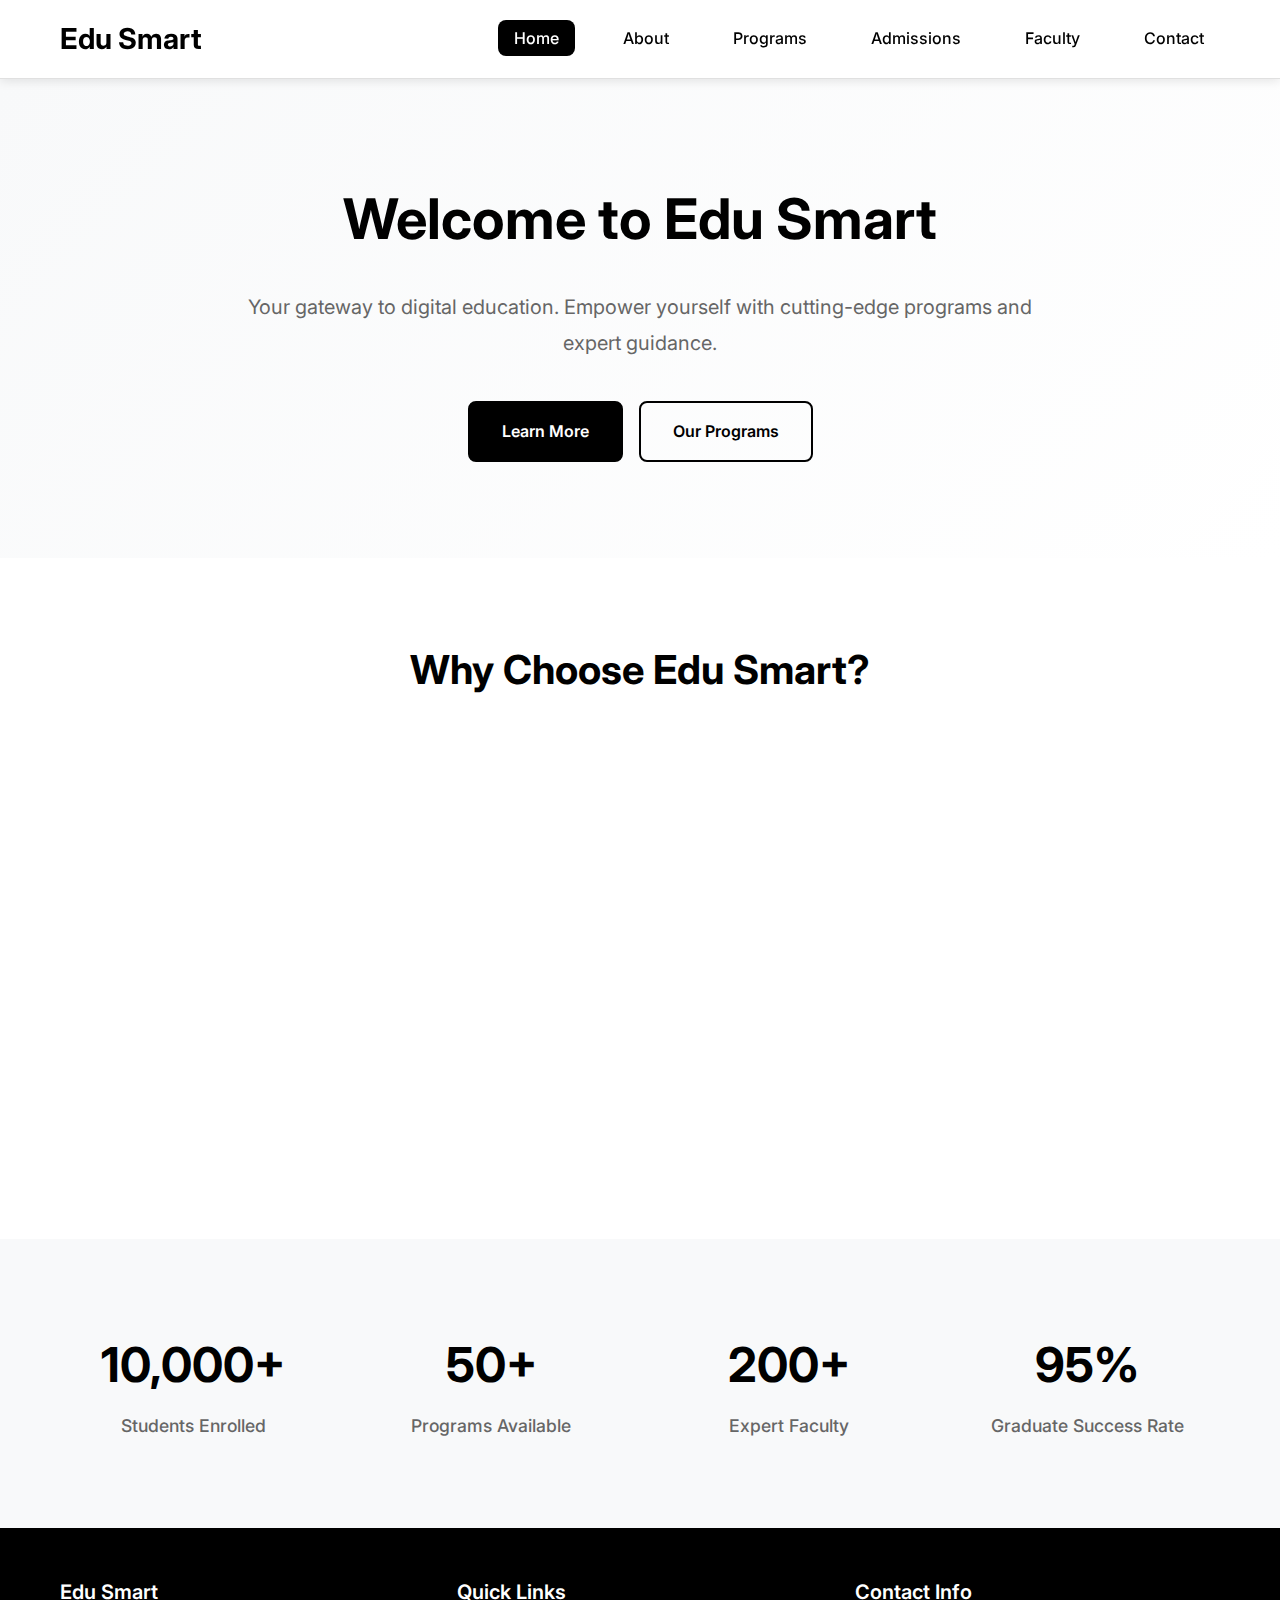
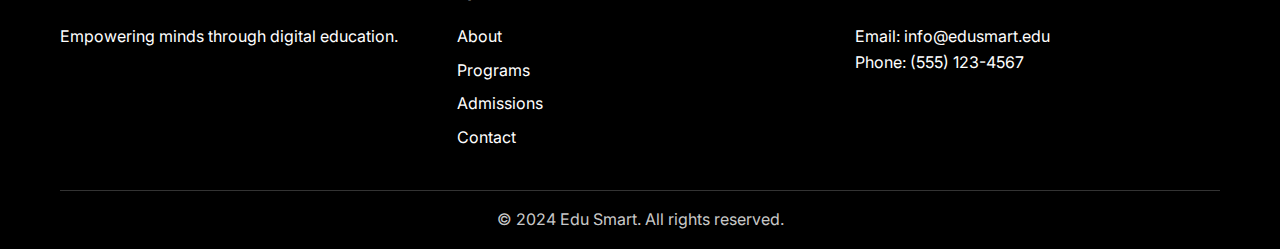
<file: index.html>
<!DOCTYPE html>
<html lang="en">
<head>
    <meta charset="UTF-8">
    <meta name="viewport" content="width=device-width, initial-scale=1.0">
    <title>Edu Smart - Digital University</title>
    <link rel="stylesheet" href="styles.css">
    <link href="https://fonts.googleapis.com/css2?family=Inter:wght@300;400;500;600;700&display=swap" rel="stylesheet">
</head>
<body>
    <header class="header">
        <div class="container">
            <div class="nav-brand">
                <h1>Edu Smart</h1>
            </div>
            <nav class="nav">
                <ul class="nav-list">
                    <li><a href="index.html" class="nav-link active">Home</a></li>
                    <li><a href="about.html" class="nav-link">About</a></li>
                    <li><a href="programs.html" class="nav-link">Programs</a></li>
                    <li><a href="admissions.html" class="nav-link">Admissions</a></li>
                    <li><a href="faculty.html" class="nav-link">Faculty</a></li>
                    <li><a href="contact.html" class="nav-link">Contact</a></li>
                </ul>
                <button class="mobile-menu-btn" id="mobileMenuBtn">
                    <span></span>
                    <span></span>
                    <span></span>
                </button>
            </nav>
        </div>
    </header>

    <main>
        <section class="hero">
            <div class="container">
                <div class="hero-content">
                    <h2 class="hero-title">Welcome to Edu Smart</h2>
                    <p class="hero-subtitle">Your gateway to digital education. Empower yourself with cutting-edge programs and expert guidance.</p>
                    <div class="hero-buttons">
                        <a href="about.html" class="btn btn-primary">Learn More</a>
                        <a href="programs.html" class="btn btn-secondary">Our Programs</a>
                    </div>
                </div>
            </div>
        </section>

        <section class="features">
            <div class="container">
                <h3 class="section-title">Why Choose Edu Smart?</h3>
                <div class="features-grid">
                    <div class="feature-card">
                        <h4>Digital Excellence</h4>
                        <p>State-of-the-art digital learning platforms designed for modern education.</p>
                    </div>
                    <div class="feature-card">
                        <h4>Expert Faculty</h4>
                        <p>Learn from industry professionals and academic experts in their fields.</p>
                    </div>
                    <div class="feature-card">
                        <h4>Flexible Learning</h4>
                        <p>Study at your own pace with our flexible online and hybrid programs.</p>
                    </div>
                    <div class="feature-card">
                        <h4>Career Support</h4>
                        <p>Comprehensive career services to help you achieve your professional goals.</p>
                    </div>
                </div>
            </div>
        </section>

        <section class="stats">
            <div class="container">
                <div class="stats-grid">
                    <div class="stat-item">
                        <h4 class="stat-number">10,000+</h4>
                        <p class="stat-label">Students Enrolled</p>
                    </div>
                    <div class="stat-item">
                        <h4 class="stat-number">50+</h4>
                        <p class="stat-label">Programs Available</p>
                    </div>
                    <div class="stat-item">
                        <h4 class="stat-number">200+</h4>
                        <p class="stat-label">Expert Faculty</p>
                    </div>
                    <div class="stat-item">
                        <h4 class="stat-number">95%</h4>
                        <p class="stat-label">Graduate Success Rate</p>
                    </div>
                </div>
            </div>
        </section>
    </main>

    <footer class="footer">
        <div class="container">
            <div class="footer-content">
                <div class="footer-section">
                    <h4>Edu Smart</h4>
                    <p>Empowering minds through digital education.</p>
                </div>
                <div class="footer-section">
                    <h4>Quick Links</h4>
                    <ul>
                        <li><a href="about.html">About</a></li>
                        <li><a href="programs.html">Programs</a></li>
                        <li><a href="admissions.html">Admissions</a></li>
                        <li><a href="contact.html">Contact</a></li>
                    </ul>
                </div>
                <div class="footer-section">
                    <h4>Contact Info</h4>
                    <p>Email: info@edusmart.edu</p>
                    <p>Phone: (555) 123-4567</p>
                </div>
            </div>
            <div class="footer-bottom">
                <p>&copy; 2024 Edu Smart. All rights reserved.</p>
            </div>
        </div>
    </footer>

    <script src="script.js"></script>
</body>
</html>
</file>
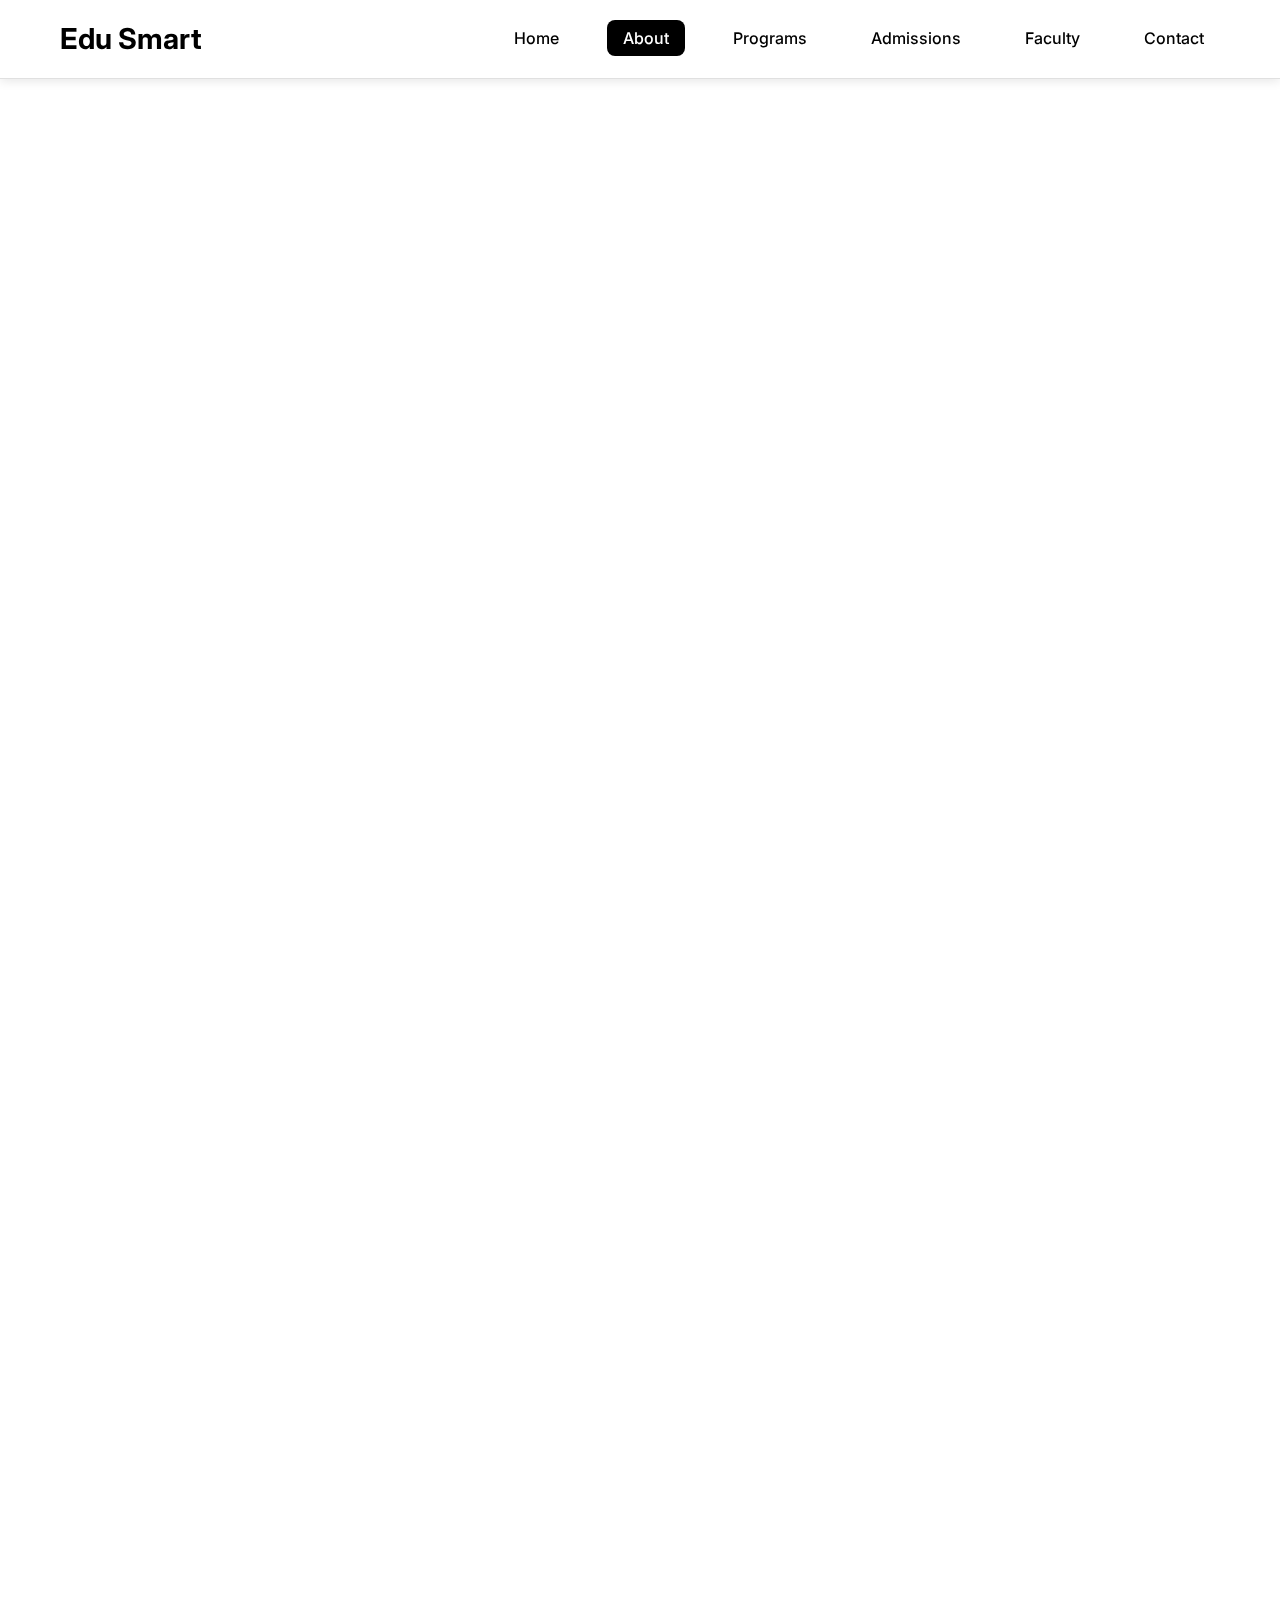
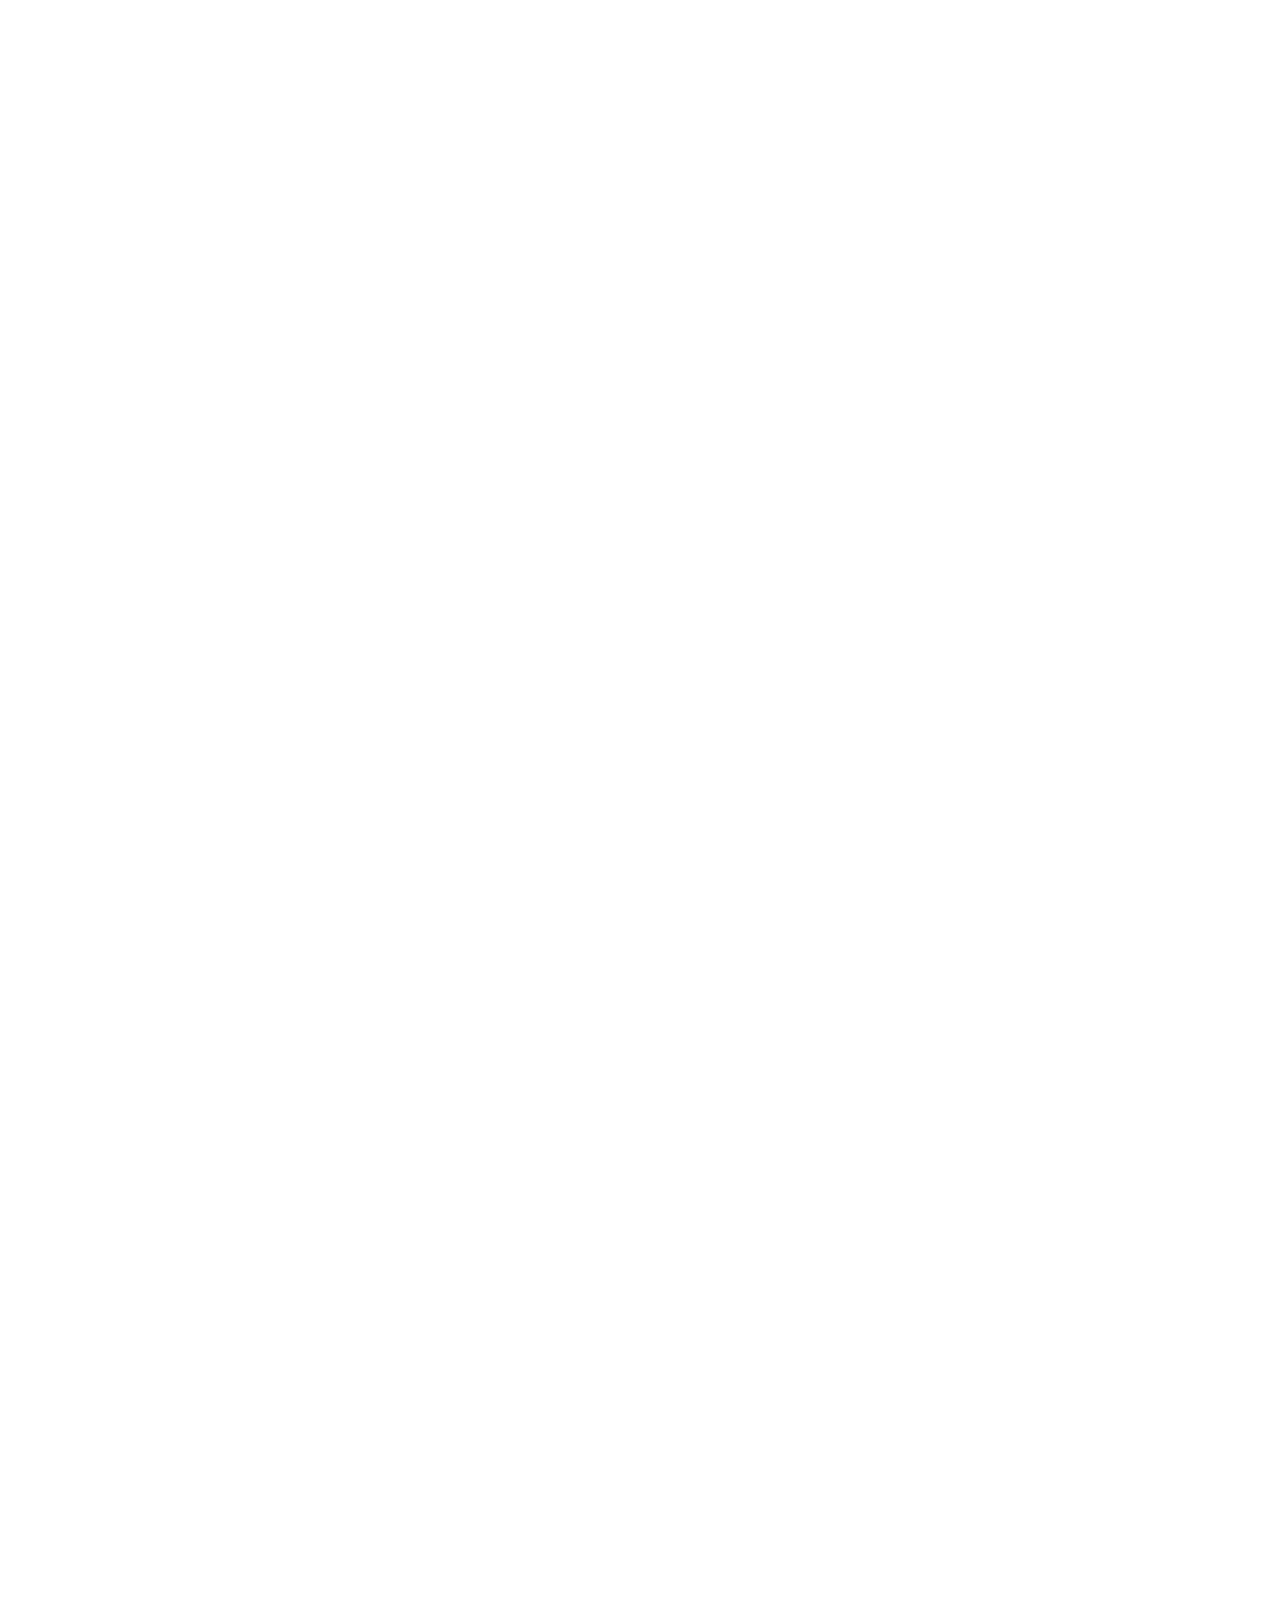
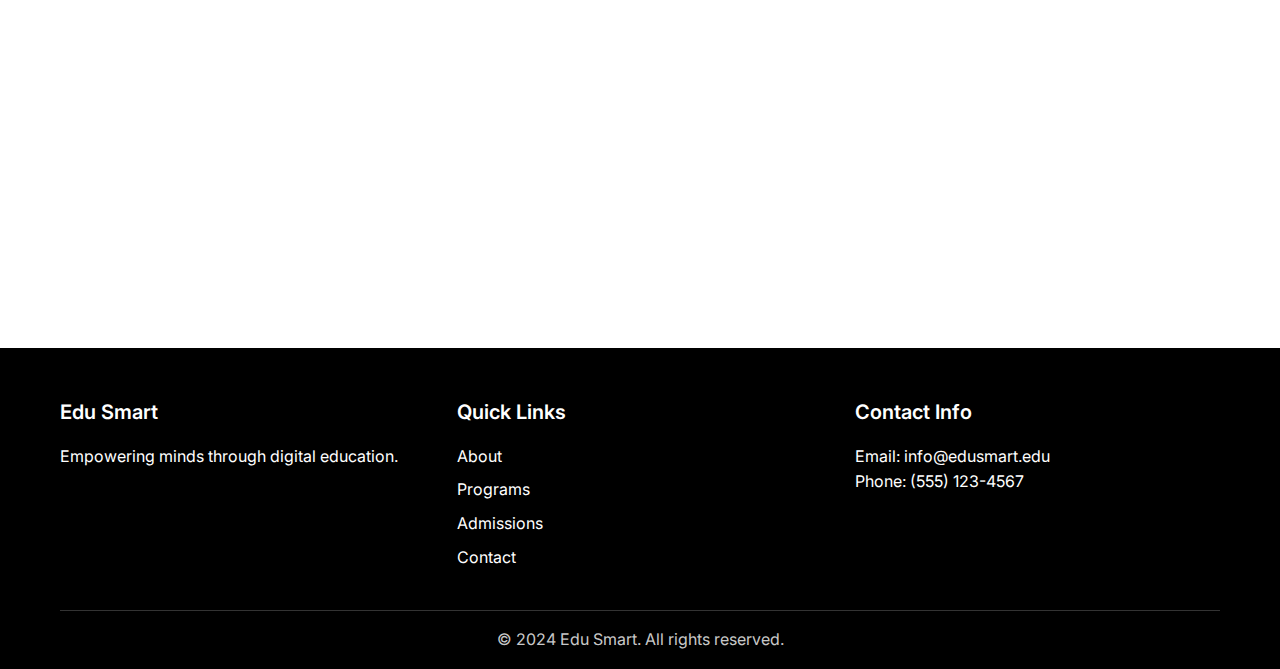
<file: about.html>
<!DOCTYPE html>
<html lang="en">
<head>
    <meta charset="UTF-8">
    <meta name="viewport" content="width=device-width, initial-scale=1.0">
    <title>About Us - Edu Smart</title>
    <link rel="stylesheet" href="styles.css">
    <link href="https://fonts.googleapis.com/css2?family=Inter:wght@300;400;500;600;700&display=swap" rel="stylesheet">
</head>
<body>
    <header class="header">
        <div class="container">
            <div class="nav-brand">
                <h1>Edu Smart</h1>
            </div>
            <nav class="nav">
                <ul class="nav-list">
                    <li><a href="index.html" class="nav-link">Home</a></li>
                    <li><a href="about.html" class="nav-link active">About</a></li>
                    <li><a href="programs.html" class="nav-link">Programs</a></li>
                    <li><a href="admissions.html" class="nav-link">Admissions</a></li>
                    <li><a href="faculty.html" class="nav-link">Faculty</a></li>
                    <li><a href="contact.html" class="nav-link">Contact</a></li>
                </ul>
                <button class="mobile-menu-btn" id="mobileMenuBtn">
                    <span></span>
                    <span></span>
                    <span></span>
                </button>
            </nav>
        </div>
    </header>

    <main>
        <section class="content-section">
            <div class="container">
                <div class="prose">
                    <h2>About Edu Smart</h2>
                    <p>
                        Edu Smart is a pioneering digital university dedicated to transforming education through innovative technology and expert instruction. Founded with the vision of making quality education accessible to everyone, we have been at the forefront of digital learning since our establishment.
                    </p>
                    <p>
                        Our mission is to empower learners worldwide with cutting-edge programs that combine academic excellence with practical skills. We believe that education should adapt to the modern world, and our digital-first approach ensures that students can learn anytime, anywhere, without compromising on quality.
                    </p>
                </div>
            </div>
        </section>

        <section class="content-section">
            <div class="container">
                <h3 class="section-title">Our Mission & Vision</h3>
                <div class="grid grid-2">
                    <div class="card">
                        <h3>Our Mission</h3>
                        <p>
                            To provide accessible, high-quality digital education that empowers individuals to achieve their personal and professional goals. We strive to break down barriers to education and create opportunities for lifelong learning.
                        </p>
                    </div>
                    <div class="card">
                        <h3>Our Vision</h3>
                        <p>
                            To be the world's leading digital university, recognized for innovation in education technology, academic excellence, and student success. We envision a future where quality education is available to everyone, everywhere.
                        </p>
                    </div>
                </div>
            </div>
        </section>

        <section class="content-section">
            <div class="container">
                <h3 class="section-title">Our Core Values</h3>
                <div class="grid grid-3">
                    <div class="card">
                        <h3>Excellence</h3>
                        <p>We maintain the highest standards in education, continuously improving our programs and services to exceed expectations.</p>
                    </div>
                    <div class="card">
                        <h3>Innovation</h3>
                        <p>We embrace cutting-edge technology and teaching methods to create engaging and effective learning experiences.</p>
                    </div>
                    <div class="card">
                        <h3>Accessibility</h3>
                        <p>We believe education should be available to all, regardless of location, background, or circumstances.</p>
                    </div>
                    <div class="card">
                        <h3>Integrity</h3>
                        <p>We operate with honesty, transparency, and ethical practices in all our interactions and decisions.</p>
                    </div>
                    <div class="card">
                        <h3>Community</h3>
                        <p>We foster a supportive learning community where students, faculty, and staff collaborate and grow together.</p>
                    </div>
                    <div class="card">
                        <h3>Impact</h3>
                        <p>We measure our success by the positive impact we have on our students' lives and careers.</p>
                    </div>
                </div>
            </div>
        </section>

        <section class="content-section">
            <div class="container">
                <div class="prose">
                    <h3>Our History</h3>
                    <p>
                        Edu Smart was founded in 2015 by a group of educators and technology experts who recognized the need for a new approach to higher education. Starting with just three programs and 100 students, we have grown to become a comprehensive digital university serving thousands of learners worldwide.
                    </p>
                    <p>
                        Over the years, we have continuously evolved our platform, expanded our program offerings, and built partnerships with leading industry organizations. Our commitment to innovation has earned us recognition as a leader in digital education.
                    </p>
                    
                    <h3>Accreditation & Recognition</h3>
                    <p>
                        Edu Smart is fully accredited by the Digital Education Accreditation Board and holds certifications from various professional organizations. Our programs are designed to meet industry standards and prepare students for successful careers in their chosen fields.
                    </p>
                    <p>
                        We have received numerous awards for our innovative approach to education, including the Digital Innovation in Education Award and recognition as one of the top online universities by Education Excellence Magazine.
                    </p>

                    <h3>Our Commitment to Students</h3>
                    <p>
                        At Edu Smart, students are at the center of everything we do. We provide comprehensive support services, including academic advising, career counseling, technical support, and student success coaching. Our goal is to ensure that every student has the resources and support they need to succeed.
                    </p>
                    <p>
                        We also maintain small class sizes and offer personalized attention from our expert faculty. Our learning management system is designed to be intuitive and engaging, making it easy for students to access course materials, participate in discussions, and track their progress.
                    </p>
                </div>
            </div>
        </section>

        <section class="content-section">
            <div class="container">
                <h3 class="section-title">Why Choose Edu Smart?</h3>
                <div class="grid grid-2">
                    <div class="card">
                        <h3>Flexible Learning</h3>
                        <p>Study at your own pace with our asynchronous courses, or join live sessions for real-time interaction. Our flexible scheduling accommodates working professionals and busy lifestyles.</p>
                    </div>
                    <div class="card">
                        <h3>Industry-Relevant Curriculum</h3>
                        <p>Our programs are developed in collaboration with industry experts to ensure you learn the most current and relevant skills demanded by employers.</p>
                    </div>
                    <div class="card">
                        <h3>Expert Faculty</h3>
                        <p>Learn from experienced professionals and academic experts who bring real-world knowledge and practical insights to their teaching.</p>
                    </div>
                    <div class="card">
                        <h3>Career Support</h3>
                        <p>Our dedicated career services team provides job placement assistance, resume reviews, interview preparation, and networking opportunities.</p>
                    </div>
                    <div class="card">
                        <h3>Affordable Education</h3>
                        <p>We offer competitive tuition rates and flexible payment options, making quality education accessible to more students.</p>
                    </div>
                    <div class="card">
                        <h3>Global Community</h3>
                        <p>Join a diverse community of learners from around the world, expanding your network and cultural understanding.</p>
                    </div>
                </div>
            </div>
        </section>
    </main>

    <footer class="footer">
        <div class="container">
            <div class="footer-content">
                <div class="footer-section">
                    <h4>Edu Smart</h4>
                    <p>Empowering minds through digital education.</p>
                </div>
                <div class="footer-section">
                    <h4>Quick Links</h4>
                    <ul>
                        <li><a href="about.html">About</a></li>
                        <li><a href="programs.html">Programs</a></li>
                        <li><a href="admissions.html">Admissions</a></li>
                        <li><a href="contact.html">Contact</a></li>
                    </ul>
                </div>
                <div class="footer-section">
                    <h4>Contact Info</h4>
                    <p>Email: info@edusmart.edu</p>
                    <p>Phone: (555) 123-4567</p>
                </div>
            </div>
            <div class="footer-bottom">
                <p>&copy; 2024 Edu Smart. All rights reserved.</p>
            </div>
        </div>
    </footer>

    <script src="script.js"></script>
</body>
</html>
</file>
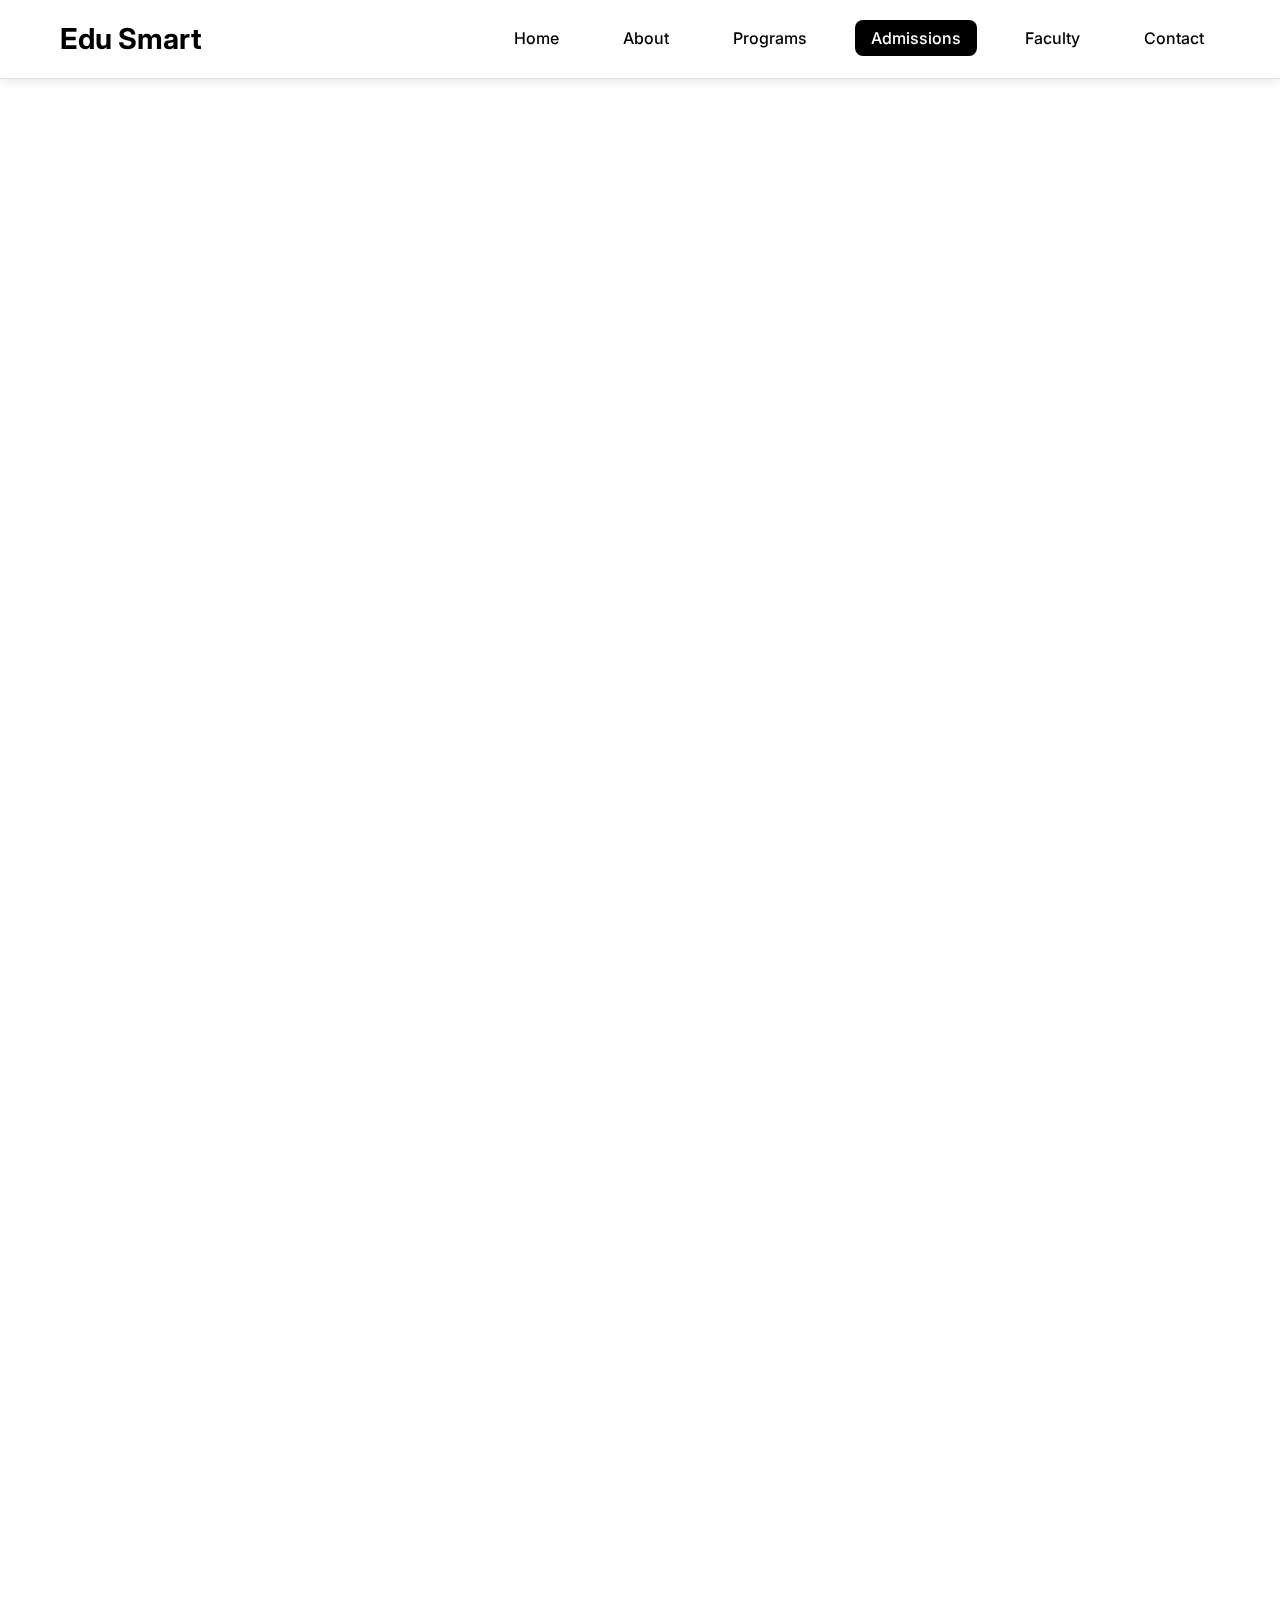
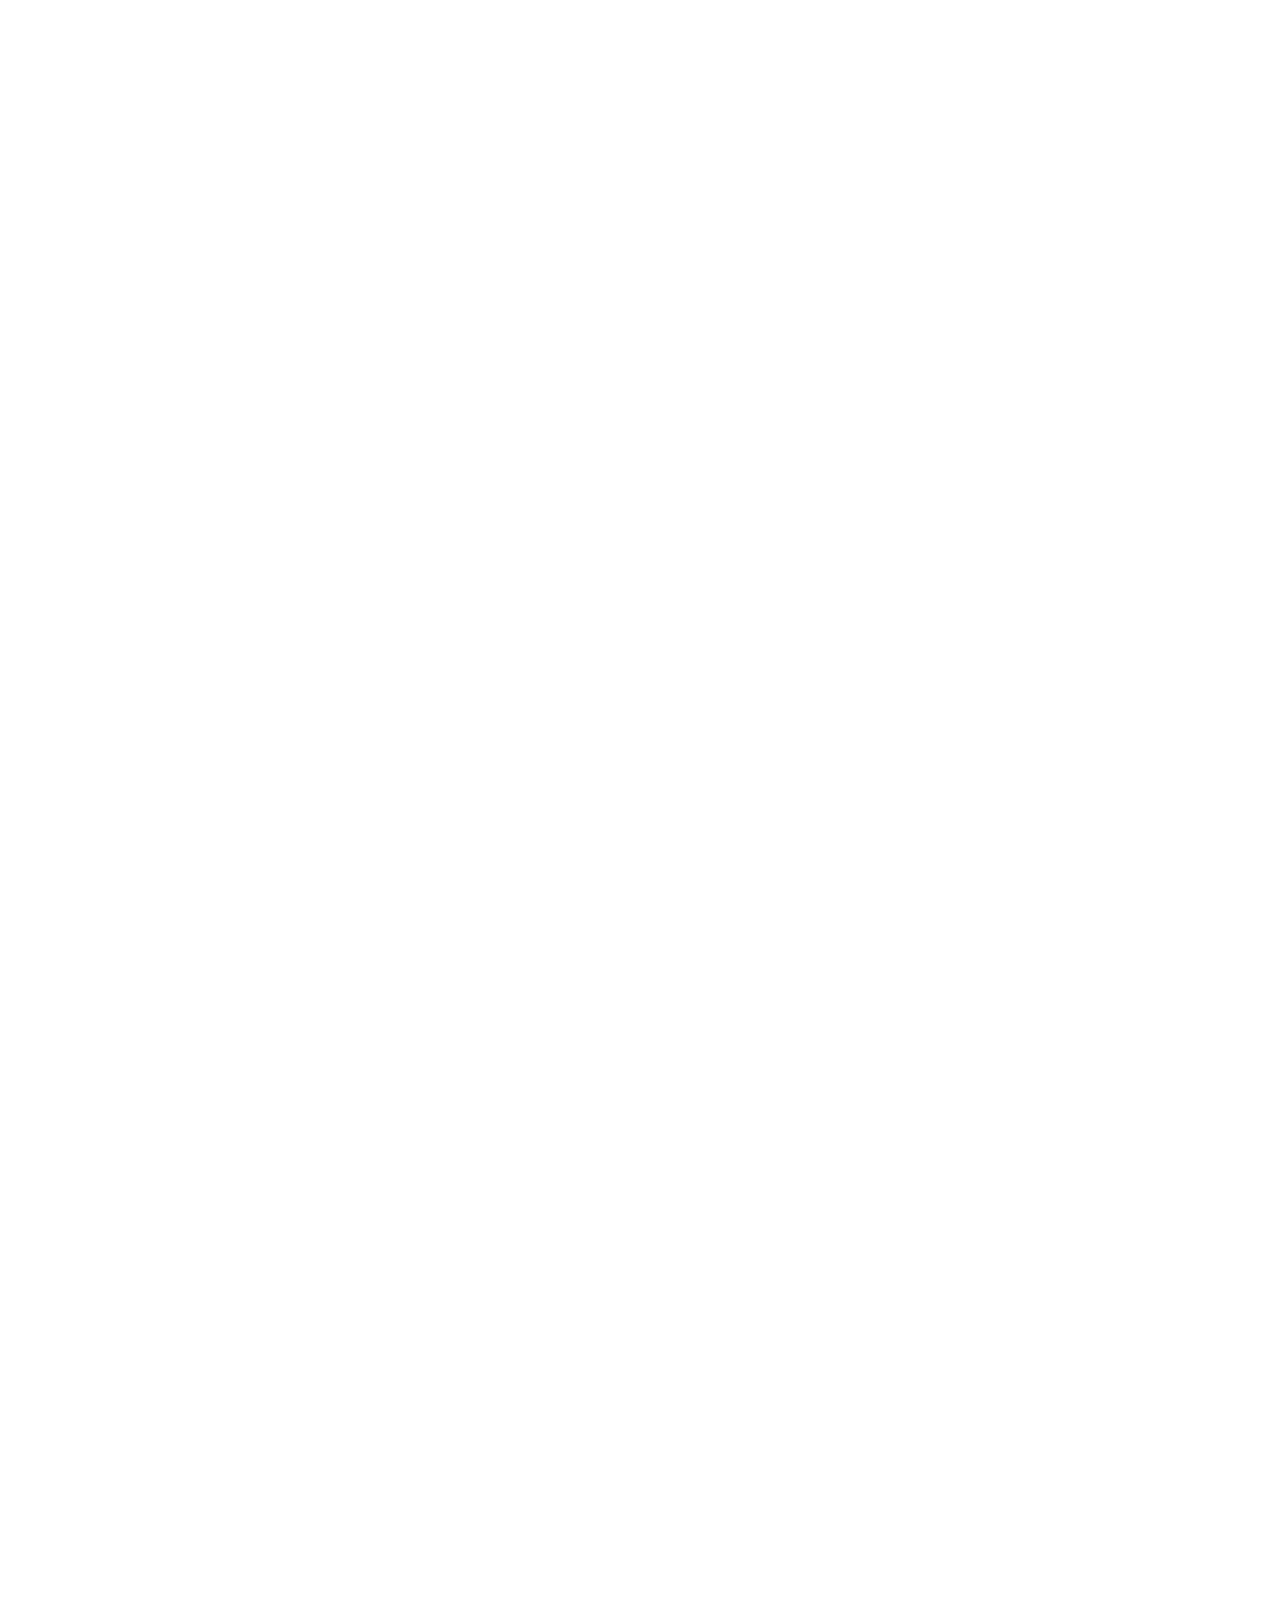
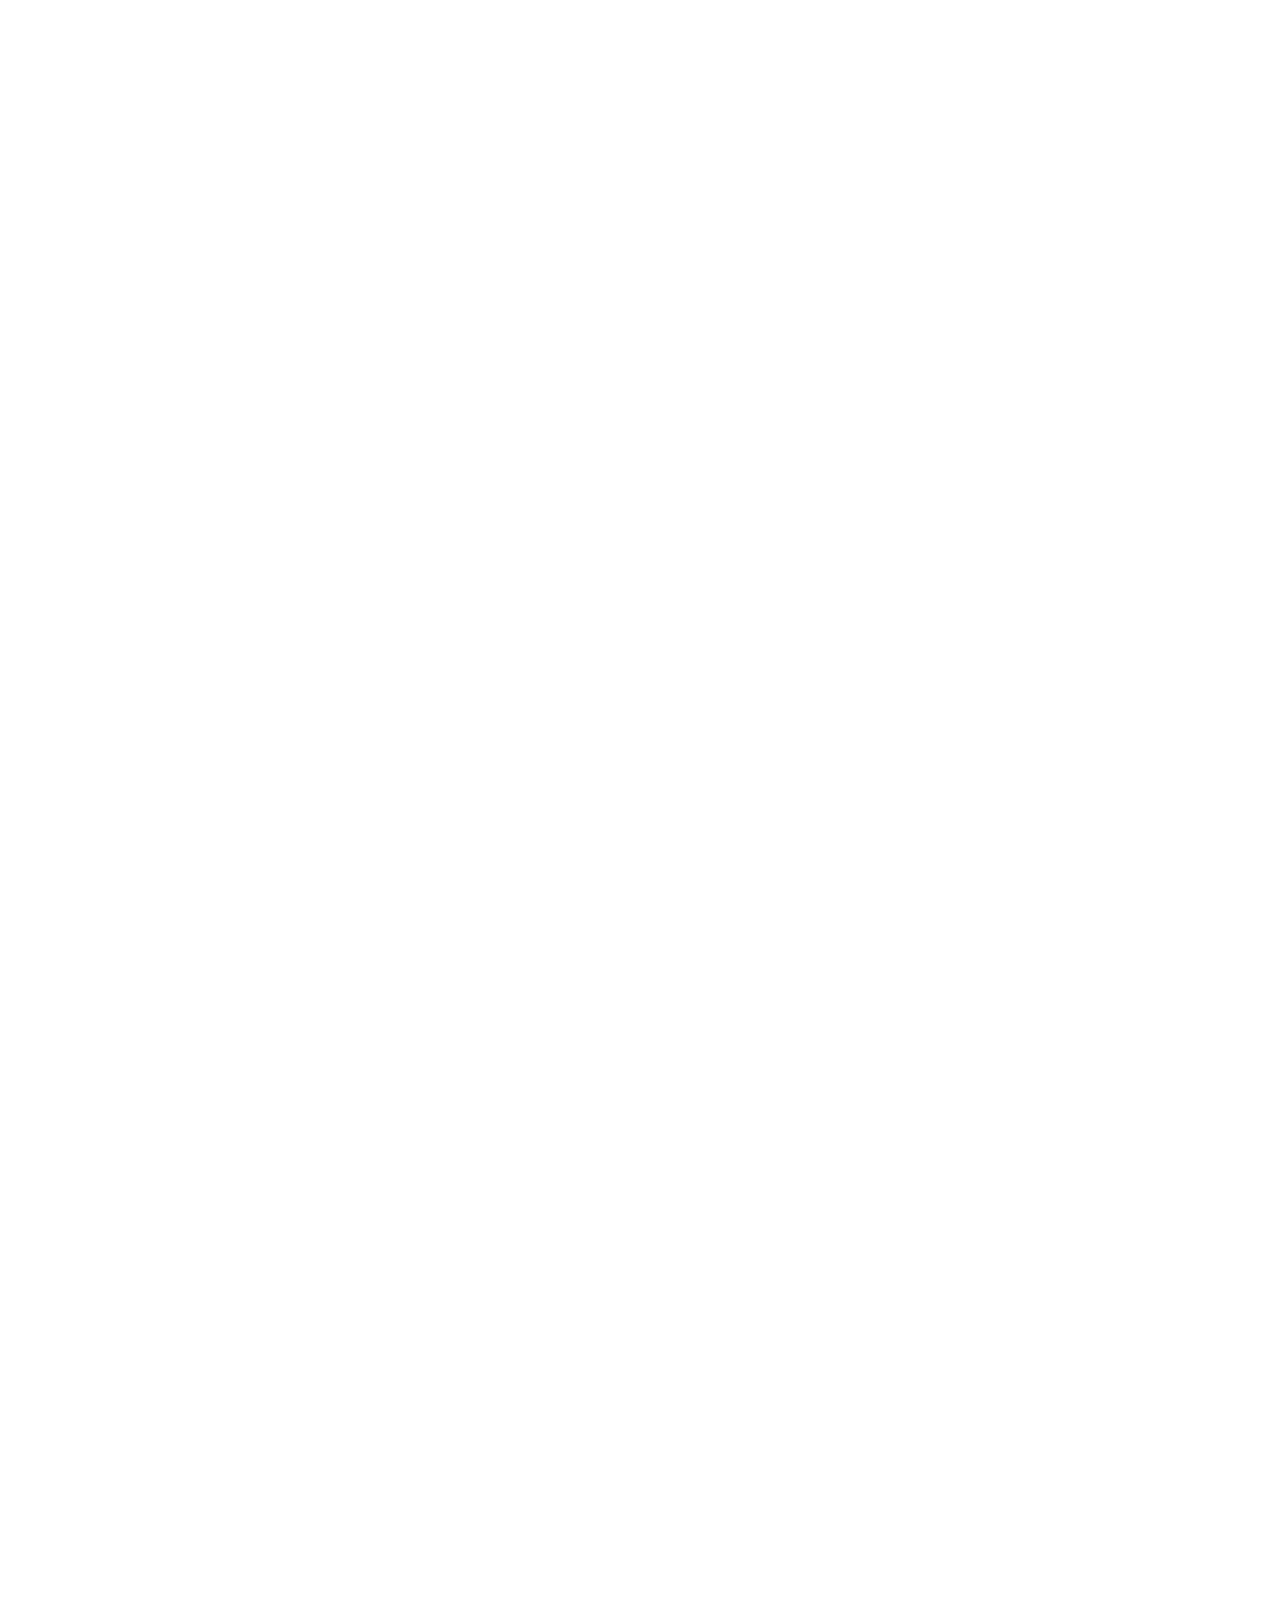
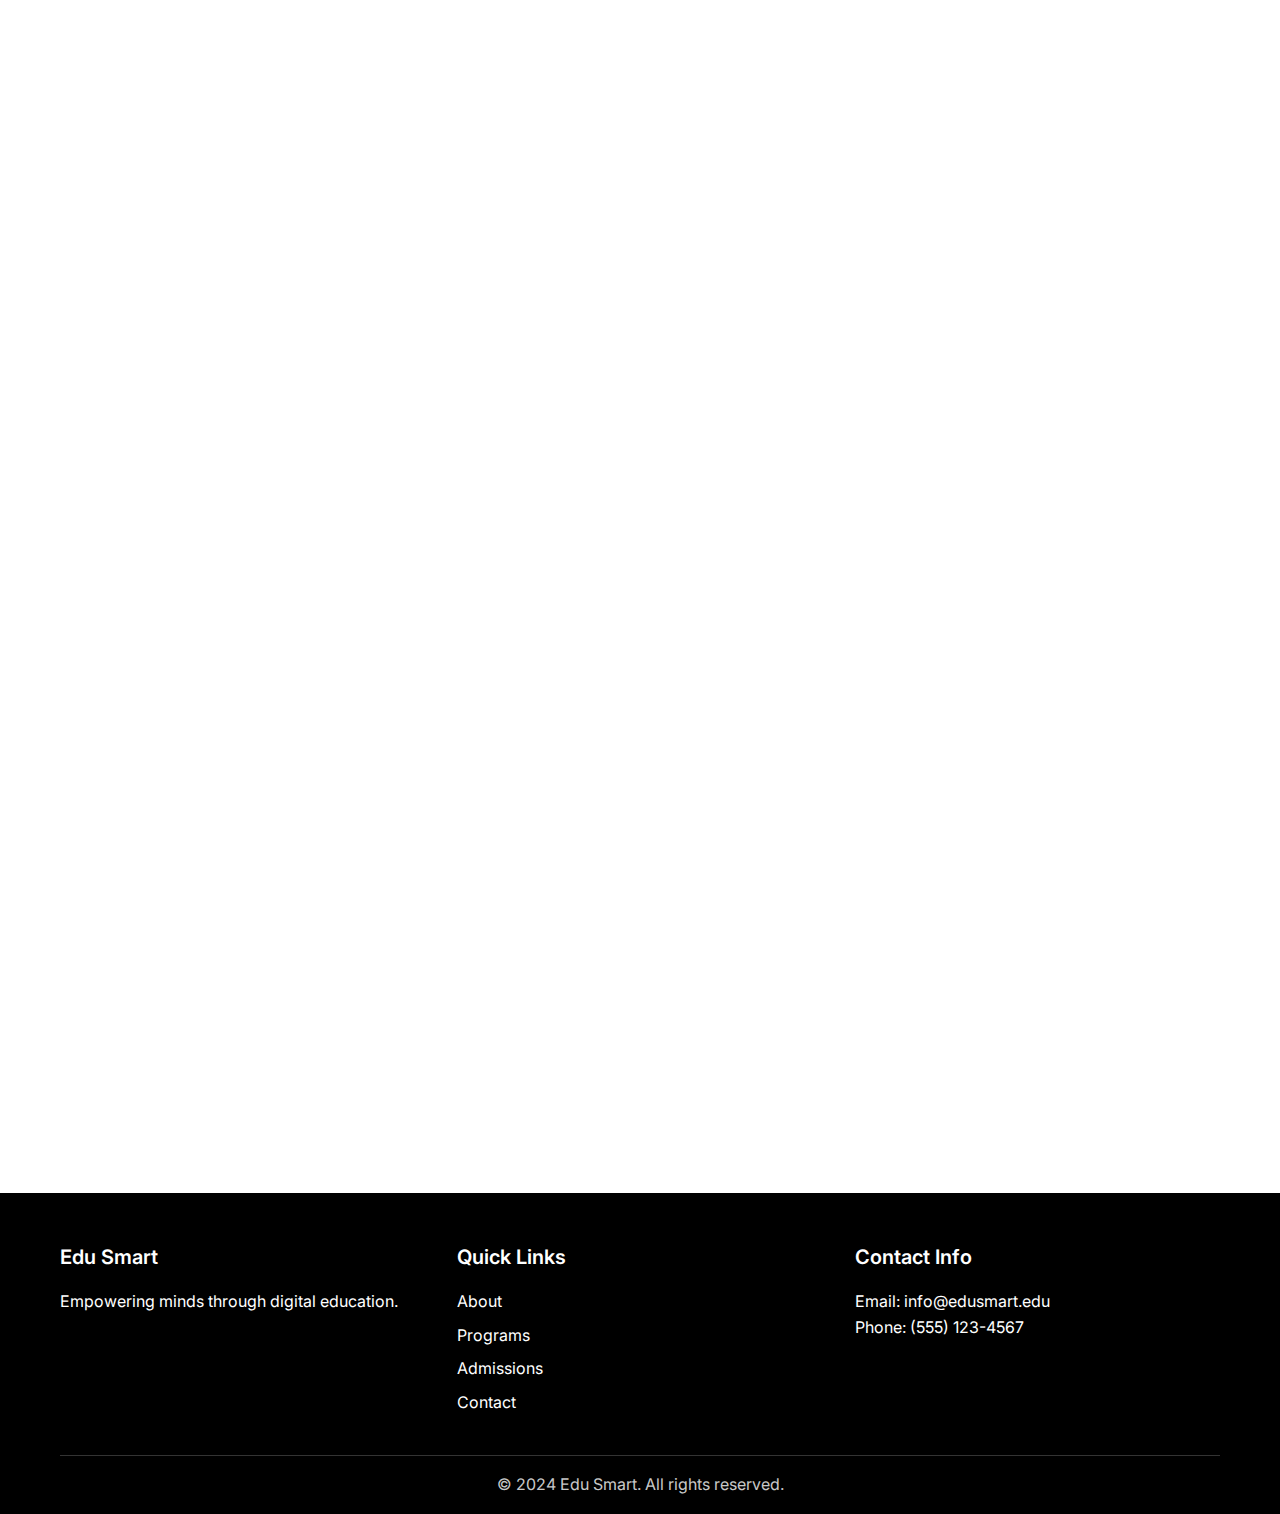
<file: admissions.html>
<!DOCTYPE html>
<html lang="en">
<head>
    <meta charset="UTF-8">
    <meta name="viewport" content="width=device-width, initial-scale=1.0">
    <title>Admissions - Edu Smart</title>
    <link rel="stylesheet" href="styles.css">
    <link href="https://fonts.googleapis.com/css2?family=Inter:wght@300;400;500;600;700&display=swap" rel="stylesheet">
</head>
<body>
    <header class="header">
        <div class="container">
            <div class="nav-brand">
                <h1>Edu Smart</h1>
            </div>
            <nav class="nav">
                <ul class="nav-list">
                    <li><a href="index.html" class="nav-link">Home</a></li>
                    <li><a href="about.html" class="nav-link">About</a></li>
                    <li><a href="programs.html" class="nav-link">Programs</a></li>
                    <li><a href="admissions.html" class="nav-link active">Admissions</a></li>
                    <li><a href="faculty.html" class="nav-link">Faculty</a></li>
                    <li><a href="contact.html" class="nav-link">Contact</a></li>
                </ul>
                <button class="mobile-menu-btn" id="mobileMenuBtn">
                    <span></span>
                    <span></span>
                    <span></span>
                </button>
            </nav>
        </div>
    </header>

    <main>
        <section class="content-section">
            <div class="container">
                <h2 class="section-title">Admissions</h2>
                <div class="prose">
                    <p style="text-align: center; font-size: 1.1rem; color: var(--text-secondary);">
                        Start your journey with Edu Smart today. Our streamlined admissions process makes it easy to begin your educational transformation.
                    </p>
                </div>
            </div>
        </section>

        <section class="content-section">
            <div class="container">
                <h3 class="section-title">Admission Requirements</h3>
                <div class="grid grid-2">
                    <div class="card">
                        <h3>Bachelor's Degree Programs</h3>
                        <ul style="margin-top: 1rem; line-height: 1.8;">
                            <li>High school diploma or equivalent</li>
                            <li>Minimum GPA of 2.5</li>
                            <li>English proficiency (TOEFL/IELTS for international students)</li>
                            <li>Personal statement</li>
                            <li>Two letters of recommendation</li>
                            <li>Official transcripts</li>
                        </ul>
                    </div>
                    <div class="card">
                        <h3>Master's Degree Programs</h3>
                        <ul style="margin-top: 1rem; line-height: 1.8;">
                            <li>Bachelor's degree from accredited institution</li>
                            <li>Minimum GPA of 3.0</li>
                            <li>Relevant work experience (preferred)</li>
                            <li>Statement of purpose</li>
                            <li>Three letters of recommendation</li>
                            <li>Official transcripts</li>
                            <li>Resume/CV</li>
                        </ul>
                    </div>
                    <div class="card">
                        <h3>Certificate Programs</h3>
                        <ul style="margin-top: 1rem; line-height: 1.8;">
                            <li>High school diploma or equivalent</li>
                            <li>Basic computer literacy</li>
                            <li>Motivation to learn</li>
                            <li>Application form</li>
                            <li>Brief personal statement</li>
                        </ul>
                    </div>
                    <div class="card">
                        <h3>Professional Development</h3>
                        <ul style="margin-top: 1rem; line-height: 1.8;">
                            <li>No formal education requirements</li>
                            <li>Professional experience recommended</li>
                            <li>Application form</li>
                            <li>Brief career goals statement</li>
                        </ul>
                    </div>
                </div>
            </div>
        </section>

        <section class="content-section">
            <div class="container">
                <h3 class="section-title">Application Process</h3>
                <div class="grid grid-3">
                    <div class="card">
                        <h3>Step 1: Apply Online</h3>
                        <p>Complete our online application form with your personal information, educational background, and program preferences.</p>
                    </div>
                    <div class="card">
                        <h3>Step 2: Submit Documents</h3>
                        <p>Upload required documents including transcripts, letters of recommendation, and personal statements.</p>
                    </div>
                    <div class="card">
                        <h3>Step 3: Application Review</h3>
                        <p>Our admissions team reviews your application and may schedule an interview or request additional information.</p>
                    </div>
                    <div class="card">
                        <h3>Step 4: Admission Decision</h3>
                        <p>Receive your admission decision within 2-3 weeks. Accepted students will receive enrollment instructions.</p>
                    </div>
                    <div class="card">
                        <h3>Step 5: Enrollment</h3>
                        <p>Complete enrollment by submitting required forms, paying deposits, and registering for courses.</p>
                    </div>
                    <div class="card">
                        <h3>Step 6: Orientation</h3>
                        <p>Attend our comprehensive orientation program to familiarize yourself with our platform and resources.</p>
                    </div>
                </div>
            </div>
        </section>

        <section class="content-section">
            <div class="container">
                <h3 class="section-title">Important Dates</h3>
                <div class="grid grid-2">
                    <div class="card">
                        <h3>Fall Semester 2024</h3>
                        <ul style="margin-top: 1rem; line-height: 1.8;">
                            <li><strong>Application Deadline:</strong> August 15, 2024</li>
                            <li><strong>Admission Decision:</strong> September 1, 2024</li>
                            <li><strong>Enrollment Deadline:</strong> September 15, 2024</li>
                            <li><strong>Classes Begin:</strong> September 25, 2024</li>
                            <li><strong>Orientation:</strong> September 20-22, 2024</li>
                        </ul>
                    </div>
                    <div class="card">
                        <h3>Spring Semester 2025</h3>
                        <ul style="margin-top: 1rem; line-height: 1.8;">
                            <li><strong>Application Deadline:</strong> December 15, 2024</li>
                            <li><strong>Admission Decision:</strong> January 5, 2025</li>
                            <li><strong>Enrollment Deadline:</strong> January 20, 2025</li>
                            <li><strong>Classes Begin:</strong> February 1, 2025</li>
                            <li><strong>Orientation:</strong> January 25-27, 2025</li>
                        </ul>
                    </div>
                </div>
            </div>
        </section>

        <section class="content-section">
            <div class="container">
                <h3 class="section-title">Tuition & Financial Aid</h3>
                <div class="grid grid-2">
                    <div class="card">
                        <h3>Tuition Rates (Per Credit Hour)</h3>
                        <ul style="margin-top: 1rem; line-height: 1.8;">
                            <li><strong>Bachelor's Programs:</strong> $350 per credit</li>
                            <li><strong>Master's Programs:</strong> $450 per credit</li>
                            <li><strong>Certificate Programs:</strong> $300 per credit</li>
                            <li><strong>Professional Development:</strong> $200 per credit</li>
                        </ul>
                        <p style="margin-top: 1rem; font-size: 0.9rem; color: var(--text-secondary);">
                            *Tuition rates are subject to change. Additional fees may apply.
                        </p>
                    </div>
                    <div class="card">
                        <h3>Financial Aid Options</h3>
                        <ul style="margin-top: 1rem; line-height: 1.8;">
                            <li>Federal Financial Aid (FAFSA)</li>
                            <li>Merit-based scholarships</li>
                            <li>Need-based grants</li>
                            <li>Military and veteran benefits</li>
                            <li>Employer tuition reimbursement</li>
                            <li>Payment plans available</li>
                        </ul>
                    </div>
                </div>
            </div>
        </section>

        <section class="content-section">
            <div class="container">
                <h3 class="section-title">Apply Now</h3>
                <div style="max-width: 800px; margin: 0 auto;">
                    <p style="text-align: center; margin-bottom: 2rem; color: var(--text-secondary);">
                        Ready to start your educational journey? Fill out the form below to begin your application process.
                    </p>
                    
                    <form id="admissionsForm" class="form">
                        <div class="grid grid-2" style="gap: 1.5rem;">
                            <div class="form-group">
                                <label for="firstName" class="form-label">First Name *</label>
                                <input type="text" id="firstName" name="firstName" class="form-input" required>
                            </div>
                            <div class="form-group">
                                <label for="lastName" class="form-label">Last Name *</label>
                                <input type="text" id="lastName" name="lastName" class="form-input" required>
                            </div>
                        </div>
                        
                        <div class="grid grid-2" style="gap: 1.5rem;">
                            <div class="form-group">
                                <label for="email" class="form-label">Email Address *</label>
                                <input type="email" id="email" name="email" class="form-input" required>
                            </div>
                            <div class="form-group">
                                <label for="phone" class="form-label">Phone Number</label>
                                <input type="tel" id="phone" name="phone" class="form-input">
                            </div>
                        </div>
                        
                        <div class="form-group">
                            <label for="address" class="form-label">Address</label>
                            <input type="text" id="address" name="address" class="form-input">
                        </div>
                        
                        <div class="grid grid-2" style="gap: 1.5rem;">
                            <div class="form-group">
                                <label for="city" class="form-label">City</label>
                                <input type="text" id="city" name="city" class="form-input">
                            </div>
                            <div class="form-group">
                                <label for="state" class="form-label">State/Province</label>
                                <input type="text" id="state" name="state" class="form-input">
                            </div>
                        </div>
                        
                        <div class="grid grid-2" style="gap: 1.5rem;">
                            <div class="form-group">
                                <label for="zipCode" class="form-label">ZIP/Postal Code</label>
                                <input type="text" id="zipCode" name="zipCode" class="form-input">
                            </div>
                            <div class="form-group">
                                <label for="country" class="form-label">Country</label>
                                <select id="country" name="country" class="form-input">
                                    <option value="">Select Country</option>
                                    <option value="US">United States</option>
                                    <option value="CA">Canada</option>
                                    <option value="UK">United Kingdom</option>
                                    <option value="AU">Australia</option>
                                    <option value="other">Other</option>
                                </select>
                            </div>
                        </div>
                        
                        <div class="form-group">
                            <label for="programType" class="form-label">Program Type *</label>
                            <select id="programType" name="programType" class="form-input" required>
                                <option value="">Select Program Type</option>
                                <option value="bachelor">Bachelor's Degree</option>
                                <option value="master">Master's Degree</option>
                                <option value="certificate">Certificate Program</option>
                                <option value="professional">Professional Development</option>
                            </select>
                        </div>
                        
                        <div class="form-group">
                            <label for="programInterest" class="form-label">Program of Interest *</label>
                            <select id="programInterest" name="programInterest" class="form-input" required>
                                <option value="">Select Program</option>
                                <option value="computer-science">Computer Science</option>
                                <option value="business-admin">Business Administration</option>
                                <option value="digital-design">Digital Design</option>
                                <option value="information-technology">Information Technology</option>
                                <option value="digital-marketing">Digital Marketing</option>
                                <option value="data-science">Data Science</option>
                                <option value="cybersecurity">Cybersecurity</option>
                                <option value="other">Other</option>
                            </select>
                        </div>
                        
                        <div class="form-group">
                            <label for="startDate" class="form-label">Preferred Start Date *</label>
                            <select id="startDate" name="startDate" class="form-input" required>
                                <option value="">Select Start Date</option>
                                <option value="fall-2024">Fall 2024</option>
                                <option value="spring-2025">Spring 2025</option>
                                <option value="summer-2025">Summer 2025</option>
                                <option value="fall-2025">Fall 2025</option>
                            </select>
                        </div>
                        
                        <div class="form-group">
                            <label for="education" class="form-label">Highest Level of Education Completed *</label>
                            <select id="education" name="education" class="form-input" required>
                                <option value="">Select Education Level</option>
                                <option value="high-school">High School</option>
                                <option value="some-college">Some College</option>
                                <option value="associate">Associate Degree</option>
                                <option value="bachelor">Bachelor's Degree</option>
                                <option value="master">Master's Degree</option>
                                <option value="doctorate">Doctorate</option>
                            </select>
                        </div>
                        
                        <div class="form-group">
                            <label for="experience" class="form-label">Relevant Work Experience (Years)</label>
                            <select id="experience" name="experience" class="form-input">
                                <option value="">Select Experience</option>
                                <option value="0-1">0-1 years</option>
                                <option value="2-5">2-5 years</option>
                                <option value="6-10">6-10 years</option>
                                <option value="11-15">11-15 years</option>
                                <option value="16+">16+ years</option>
                            </select>
                        </div>
                        
                        <div class="form-group">
                            <label for="goals" class="form-label">Career Goals and Motivation *</label>
                            <textarea id="goals" name="goals" class="form-textarea" rows="4" 
                                      placeholder="Please describe your career goals and why you want to pursue this program..." required></textarea>
                        </div>
                        
                        <div class="form-group">
                            <label for="hearAbout" class="form-label">How did you hear about Edu Smart?</label>
                            <select id="hearAbout" name="hearAbout" class="form-input">
                                <option value="">Select Option</option>
                                <option value="search-engine">Search Engine</option>
                                <option value="social-media">Social Media</option>
                                <option value="friend-referral">Friend/Colleague Referral</option>
                                <option value="advertisement">Advertisement</option>
                                <option value="education-fair">Education Fair</option>
                                <option value="other">Other</option>
                            </select>
                        </div>
                        
                        <div class="form-group" style="margin-top: 2rem;">
                            <label style="display: flex; align-items: center; gap: 0.5rem;">
                                <input type="checkbox" required>
                                <span>I agree to the <a href="#" style="color: var(--primary-color);">Terms and Conditions</a> and <a href="#" style="color: var(--primary-color);">Privacy Policy</a> *</span>
                            </label>
                        </div>
                        
                        <div class="form-group" style="margin-top: 1rem;">
                            <label style="display: flex; align-items: center; gap: 0.5rem;">
                                <input type="checkbox">
                                <span>I would like to receive updates about programs and events via email</span>
                            </label>
                        </div>
                        
                        <div style="text-align: center; margin-top: 2rem;">
                            <button type="submit" class="btn btn-primary" style="padding: 1rem 3rem; font-size: 1.1rem;">
                                Submit Application
                            </button>
                        </div>
                    </form>
                </div>
            </div>
        </section>

        <section class="content-section">
            <div class="container">
                <h3 class="section-title">Need Help?</h3>
                <div class="grid grid-3">
                    <div class="card" style="text-align: center;">
                        <h3>Admissions Office</h3>
                        <p>Phone: (555) 123-4567</p>
                        <p>Email: admissions@edusmart.edu</p>
                        <p>Hours: Mon-Fri 8AM-6PM EST</p>
                    </div>
                    <div class="card" style="text-align: center;">
                        <h3>Financial Aid</h3>
                        <p>Phone: (555) 123-4568</p>
                        <p>Email: financialaid@edusmart.edu</p>
                        <p>Hours: Mon-Fri 9AM-5PM EST</p>
                    </div>
                    <div class="card" style="text-align: center;">
                        <h3>Technical Support</h3>
                        <p>Phone: (555) 123-4569</p>
                        <p>Email: support@edusmart.edu</p>
                        <p>Hours: 24/7 Online Support</p>
                    </div>
                </div>
            </div>
        </section>
    </main>

    <footer class="footer">
        <div class="container">
            <div class="footer-content">
                <div class="footer-section">
                    <h4>Edu Smart</h4>
                    <p>Empowering minds through digital education.</p>
                </div>
                <div class="footer-section">
                    <h4>Quick Links</h4>
                    <ul>
                        <li><a href="about.html">About</a></li>
                        <li><a href="programs.html">Programs</a></li>
                        <li><a href="admissions.html">Admissions</a></li>
                        <li><a href="contact.html">Contact</a></li>
                    </ul>
                </div>
                <div class="footer-section">
                    <h4>Contact Info</h4>
                    <p>Email: info@edusmart.edu</p>
                    <p>Phone: (555) 123-4567</p>
                </div>
            </div>
            <div class="footer-bottom">
                <p>&copy; 2024 Edu Smart. All rights reserved.</p>
            </div>
        </div>
    </footer>

    <script src="script.js"></script>
</body>
</html>
</file>
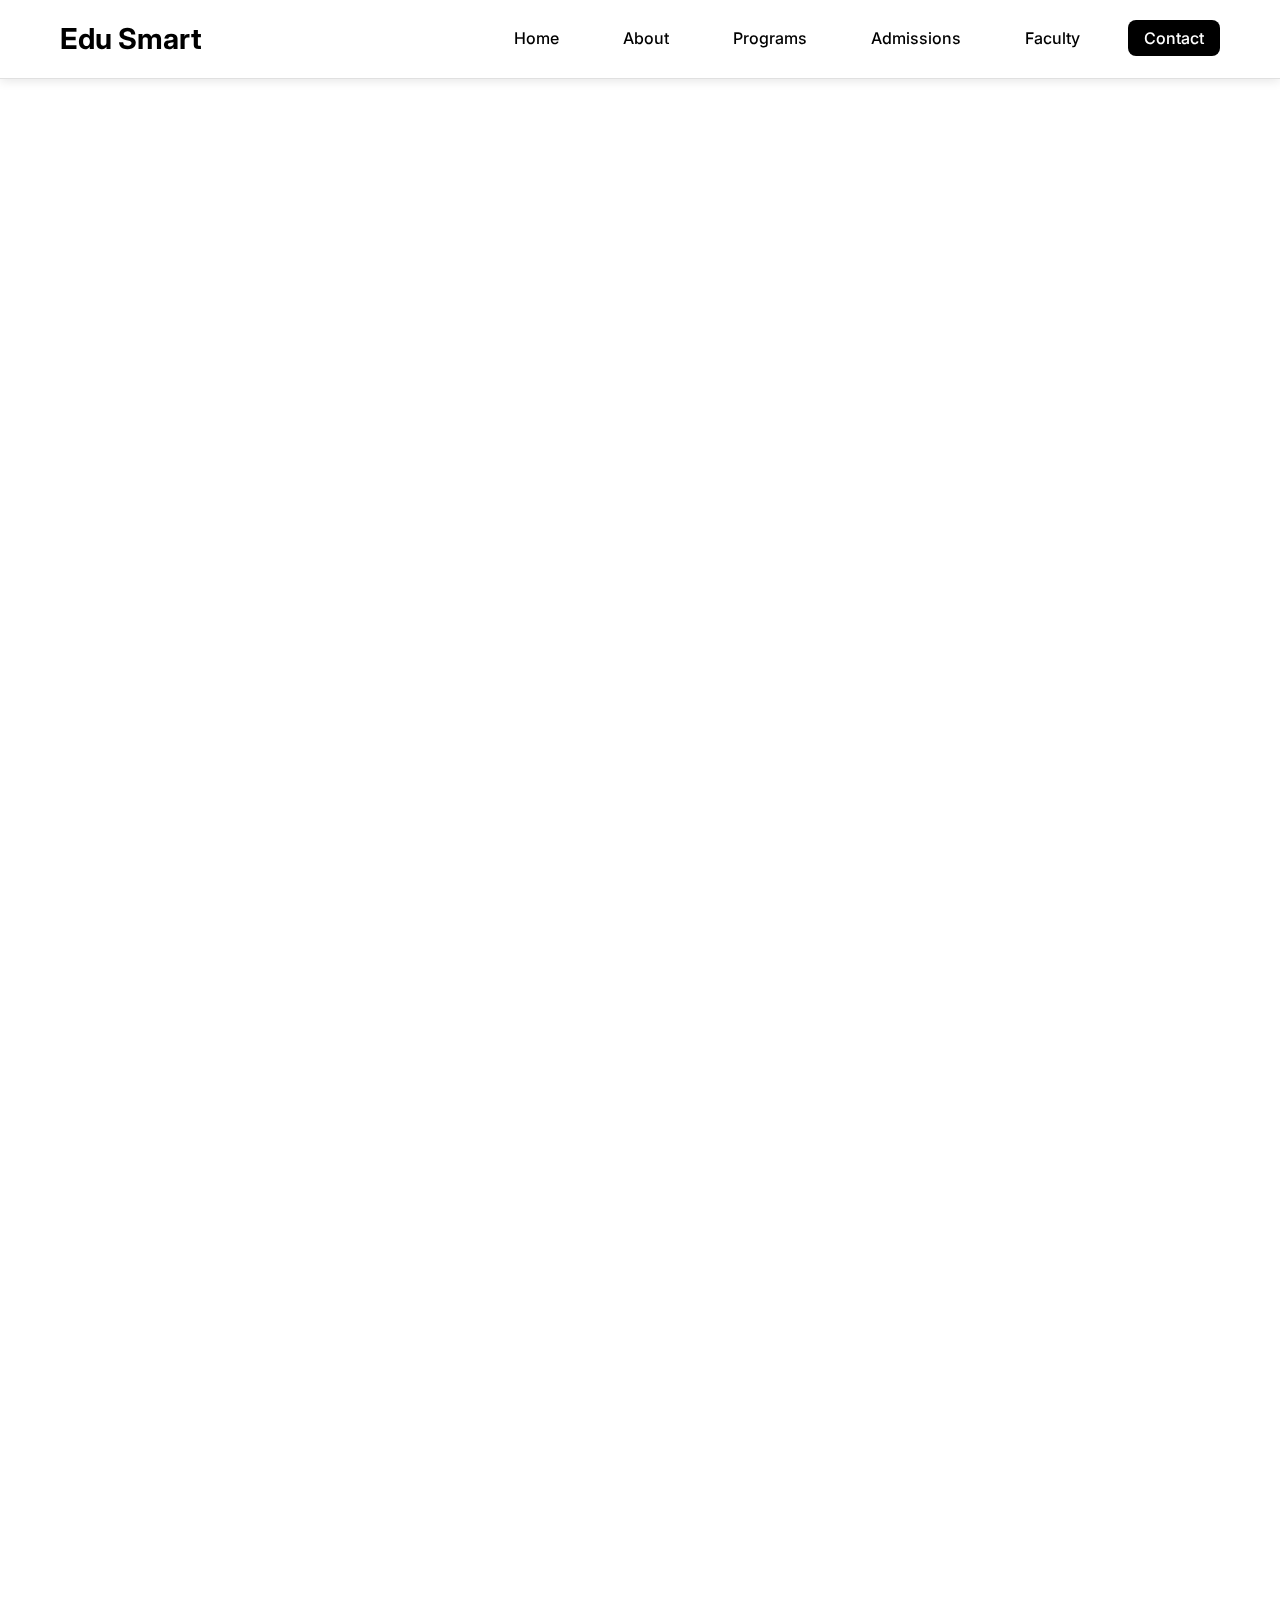
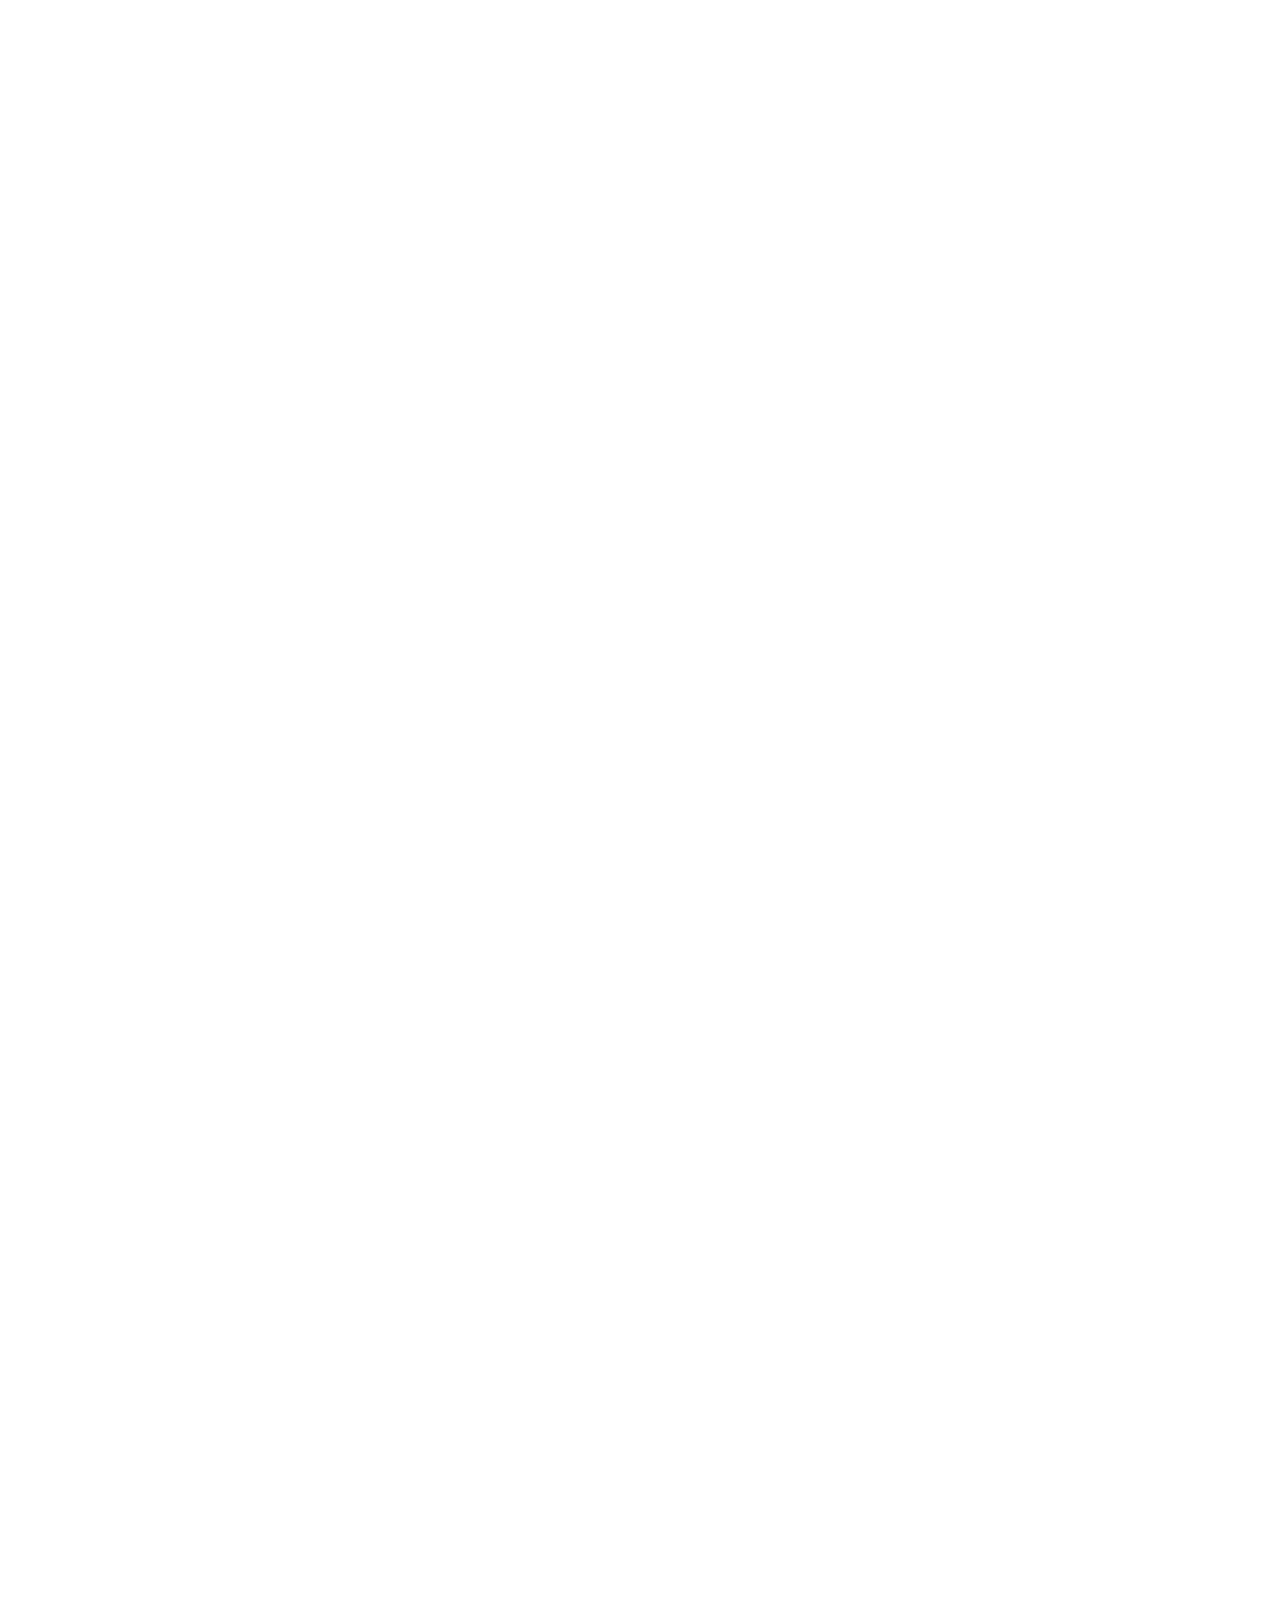
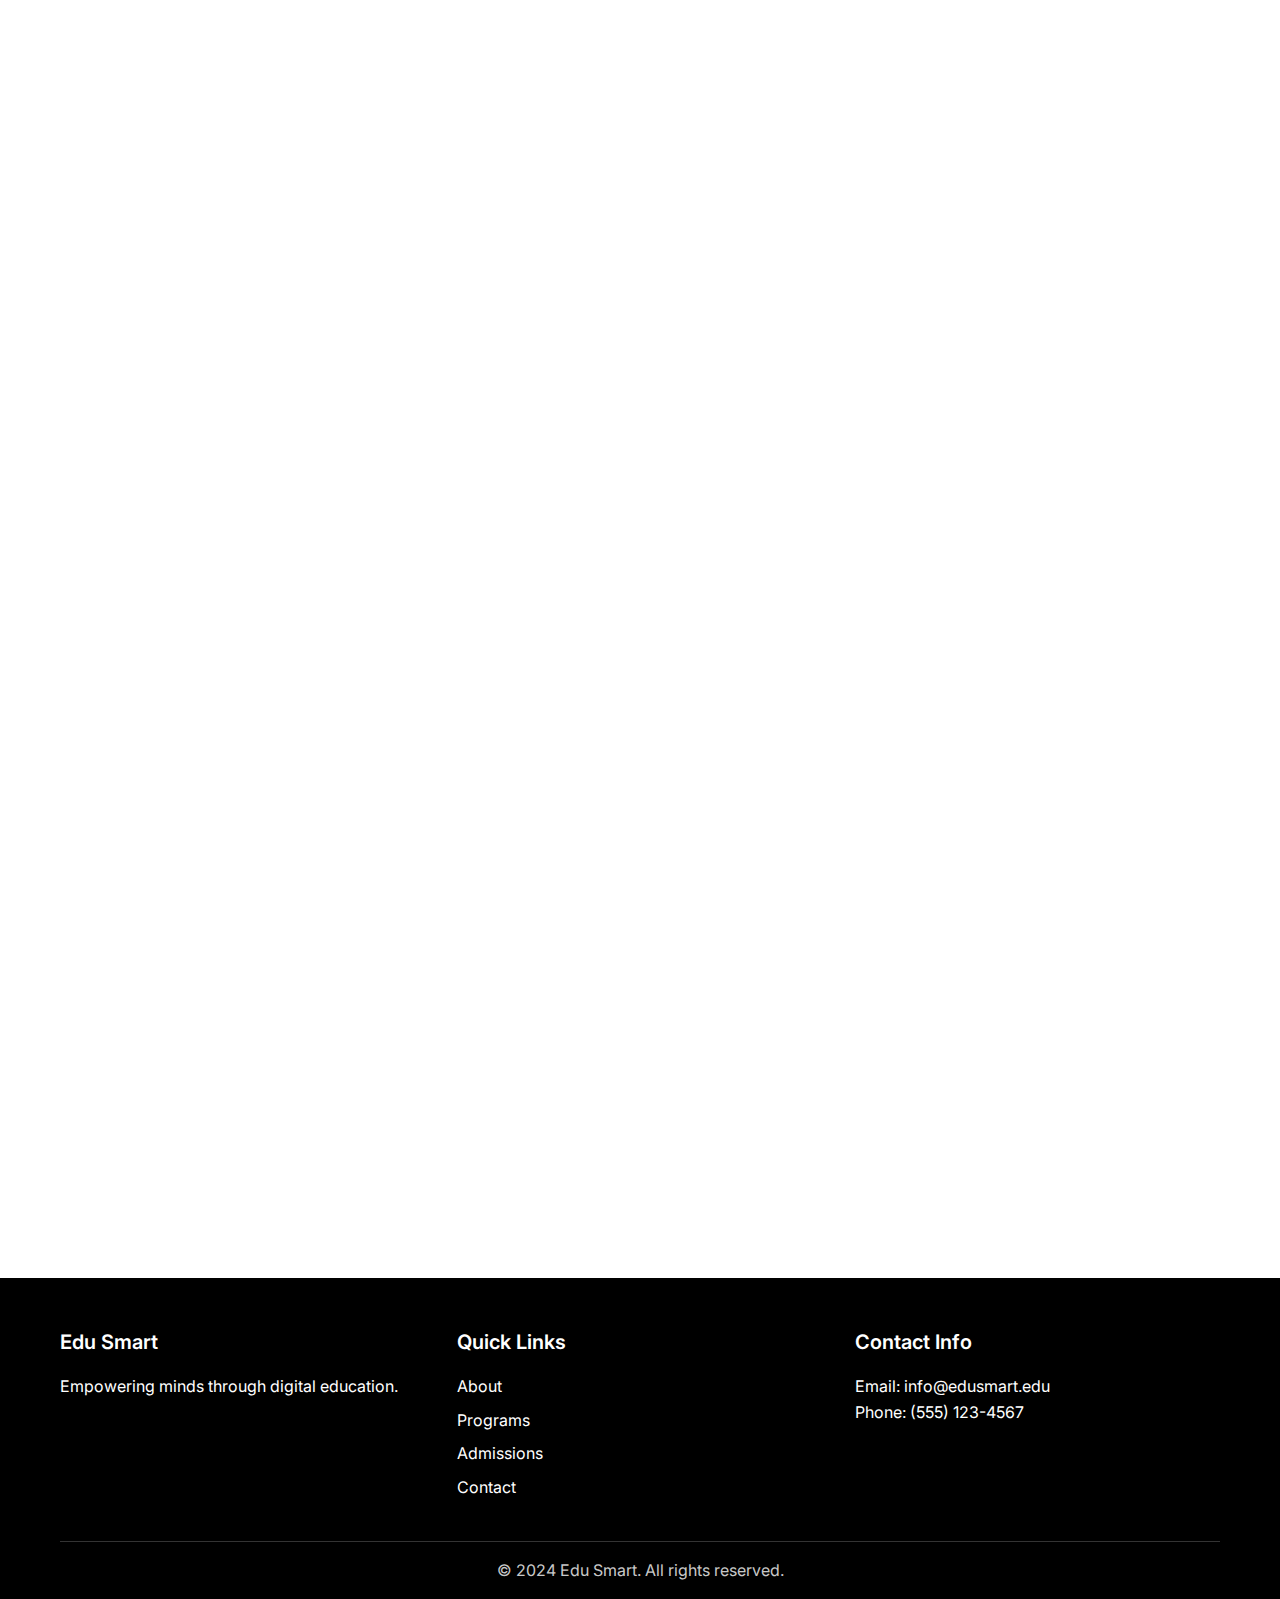
<file: contact.html>
<!DOCTYPE html>
<html lang="en">
<head>
    <meta charset="UTF-8">
    <meta name="viewport" content="width=device-width, initial-scale=1.0">
    <title>Contact Us - Edu Smart</title>
    <link rel="stylesheet" href="styles.css">
    <link href="https://fonts.googleapis.com/css2?family=Inter:wght@300;400;500;600;700&display=swap" rel="stylesheet">
</head>
<body>
    <header class="header">
        <div class="container">
            <div class="nav-brand">
                <h1>Edu Smart</h1>
            </div>
            <nav class="nav">
                <ul class="nav-list">
                    <li><a href="index.html" class="nav-link">Home</a></li>
                    <li><a href="about.html" class="nav-link">About</a></li>
                    <li><a href="programs.html" class="nav-link">Programs</a></li>
                    <li><a href="admissions.html" class="nav-link">Admissions</a></li>
                    <li><a href="faculty.html" class="nav-link">Faculty</a></li>
                    <li><a href="contact.html" class="nav-link active">Contact</a></li>
                </ul>
                <button class="mobile-menu-btn" id="mobileMenuBtn">
                    <span></span>
                    <span></span>
                    <span></span>
                </button>
            </nav>
        </div>
    </header>

    <main>
        <section class="content-section">
            <div class="container">
                <h2 class="section-title">Contact Us</h2>
                <div class="prose">
                    <p style="text-align: center; font-size: 1.1rem; color: var(--text-secondary); max-width: 800px; margin: 0 auto;">
                        We're here to help you on your educational journey. Reach out to us with any questions, concerns, or feedback.
                    </p>
                </div>
            </div>
        </section>

        <section class="content-section">
            <div class="container">
                <div class="grid grid-2" style="gap: 3rem; align-items: start;">
                    <!-- Contact Form -->
                    <div>
                        <h3 style="margin-bottom: 2rem; font-size: 1.8rem;">Send us a Message</h3>
                        <form id="contactForm" class="form">
                            <div class="grid grid-2" style="gap: 1.5rem;">
                                <div class="form-group">
                                    <label for="firstName" class="form-label">First Name *</label>
                                    <input type="text" id="firstName" name="firstName" class="form-input" required>
                                </div>
                                <div class="form-group">
                                    <label for="lastName" class="form-label">Last Name *</label>
                                    <input type="text" id="lastName" name="lastName" class="form-input" required>
                                </div>
                            </div>
                            
                            <div class="form-group">
                                <label for="email" class="form-label">Email Address *</label>
                                <input type="email" id="email" name="email" class="form-input" required>
                            </div>
                            
                            <div class="form-group">
                                <label for="phone" class="form-label">Phone Number</label>
                                <input type="tel" id="phone" name="phone" class="form-input">
                            </div>
                            
                            <div class="form-group">
                                <label for="subject" class="form-label">Subject *</label>
                                <select id="subject" name="subject" class="form-input" required>
                                    <option value="">Select a subject</option>
                                    <option value="general">General Inquiry</option>
                                    <option value="admissions">Admissions Question</option>
                                    <option value="programs">Program Information</option>
                                    <option value="technical">Technical Support</option>
                                    <option value="financial">Financial Aid</option>
                                    <option value="career">Career Services</option>
                                    <option value="other">Other</option>
                                </select>
                            </div>
                            
                            <div class="form-group">
                                <label for="message" class="form-label">Message *</label>
                                <textarea id="message" name="message" class="form-textarea" rows="6" 
                                          placeholder="Please provide details about your inquiry..." required></textarea>
                            </div>
                            
                            <div class="form-group">
                                <label for="preferredContact" class="form-label">Preferred Contact Method</label>
                                <select id="preferredContact" name="preferredContact" class="form-input">
                                    <option value="email">Email</option>
                                    <option value="phone">Phone</option>
                                    <option value="either">Either</option>
                                </select>
                            </div>
                            
                            <div class="form-group">
                                <label for="bestTime" class="form-label">Best Time to Contact</label>
                                <select id="bestTime" name="bestTime" class="form-input">
                                    <option value="">Select preferred time</option>
                                    <option value="morning">Morning (9AM - 12PM)</option>
                                    <option value="afternoon">Afternoon (12PM - 5PM)</option>
                                    <option value="evening">Evening (5PM - 8PM)</option>
                                    <option value="anytime">Anytime</option>
                                </select>
                            </div>
                            
                            <div style="margin-top: 2rem;">
                                <button type="submit" class="btn btn-primary" style="width: 100%; padding: 1rem; font-size: 1.1rem;">
                                    Send Message
                                </button>
                            </div>
                        </form>
                    </div>
                    
                    <!-- Contact Information -->
                    <div>
                        <h3 style="margin-bottom: 2rem; font-size: 1.8rem;">Get in Touch</h3>
                        <div class="card" style="margin-bottom: 2rem;">
                            <h4 style="margin-bottom: 1rem;">Main Office</h4>
                            <p><strong>Address:</strong><br>
                            123 Education Boulevard<br>
                            Digital City, DC 12345<br>
                            United States</p>
                            
                            <p style="margin-top: 1rem;"><strong>Phone:</strong> (555) 123-4567</p>
                            <p><strong>Email:</strong> info@edusmart.edu</p>
                            <p><strong>Hours:</strong> Monday - Friday, 8:00 AM - 6:00 PM EST</p>
                        </div>
                        
                        <div class="card" style="margin-bottom: 2rem;">
                            <h4 style="margin-bottom: 1rem;">Emergency Contact</h4>
                            <p><strong>24/7 Student Support:</strong> (555) 123-4570</p>
                            <p><strong>Technical Emergency:</strong> support@edusmart.edu</p>
                        </div>
                        
                        <div class="card">
                            <h4 style="margin-bottom: 1rem;">Social Media</h4>
                            <p>Follow us for updates and news:</p>
                            <ul style="margin-top: 1rem; line-height: 1.8;">
                                <li>LinkedIn: @EduSmartUniversity</li>
                                <li>Twitter: @EduSmartU</li>
                                <li>Facebook: Edu Smart University</li>
                                <li>YouTube: Edu Smart Channel</li>
                            </ul>
                        </div>
                    </div>
                </div>
            </div>
        </section>

        <section class="content-section">
            <div class="container">
                <h3 class="section-title">Department Contacts</h3>
                <div class="grid grid-3">
                    <div class="card">
                        <h3>Admissions Office</h3>
                        <p><strong>Phone:</strong> (555) 123-4567</p>
                        <p><strong>Email:</strong> admissions@edusmart.edu</p>
                        <p><strong>Hours:</strong> Mon-Fri 8AM-6PM EST</p>
                        <p><strong>Services:</strong></p>
                        <ul style="margin-top: 0.5rem; line-height: 1.6;">
                            <li>Application assistance</li>
                            <li>Program information</li>
                            <li>Transfer credit evaluation</li>
                            <li>Enrollment support</li>
                        </ul>
                    </div>
                    
                    <div class="card">
                        <h3>Financial Aid</h3>
                        <p><strong>Phone:</strong> (555) 123-4568</p>
                        <p><strong>Email:</strong> financialaid@edusmart.edu</p>
                        <p><strong>Hours:</strong> Mon-Fri 9AM-5PM EST</p>
                        <p><strong>Services:</strong></p>
                        <ul style="margin-top: 0.5rem; line-height: 1.6;">
                            <li>FAFSA assistance</li>
                            <li>Scholarship information</li>
                            <li>Payment plans</li>
                            <li>Financial counseling</li>
                        </ul>
                    </div>
                    
                    <div class="card">
                        <h3>Academic Advising</h3>
                        <p><strong>Phone:</strong> (555) 123-4571</p>
                        <p><strong>Email:</strong> advising@edusmart.edu</p>
                        <p><strong>Hours:</strong> Mon-Fri 8AM-7PM EST</p>
                        <p><strong>Services:</strong></p>
                        <ul style="margin-top: 0.5rem; line-height: 1.6;">
                            <li>Course planning</li>
                            <li>Degree requirements</li>
                            <li>Academic support</li>
                            <li>Graduation planning</li>
                        </ul>
                    </div>
                    
                    <div class="card">
                        <h3>Career Services</h3>
                        <p><strong>Phone:</strong> (555) 123-4572</p>
                        <p><strong>Email:</strong> careers@edusmart.edu</p>
                        <p><strong>Hours:</strong> Mon-Fri 9AM-6PM EST</p>
                        <p><strong>Services:</strong></p>
                        <ul style="margin-top: 0.5rem; line-height: 1.6;">
                            <li>Job placement assistance</li>
                            <li>Resume reviews</li>
                            <li>Interview preparation</li>
                            <li>Networking events</li>
                        </ul>
                    </div>
                    
                    <div class="card">
                        <h3>Technical Support</h3>
                        <p><strong>Phone:</strong> (555) 123-4569</p>
                        <p><strong>Email:</strong> support@edusmart.edu</p>
                        <p><strong>Hours:</strong> 24/7 Online Support</p>
                        <p><strong>Services:</strong></p>
                        <ul style="margin-top: 0.5rem; line-height: 1.6;">
                            <li>Platform assistance</li>
                            <li>Login issues</li>
                            <li>Software support</li>
                            <li>Hardware recommendations</li>
                        </ul>
                    </div>
                    
                    <div class="card">
                        <h3>Student Services</h3>
                        <p><strong>Phone:</strong> (555) 123-4573</p>
                        <p><strong>Email:</strong> students@edusmart.edu</p>
                        <p><strong>Hours:</strong> Mon-Fri 8AM-8PM EST</p>
                        <p><strong>Services:</strong></p>
                        <ul style="margin-top: 0.5rem; line-height: 1.6;">
                            <li>Student life support</li>
                            <li>Disability services</li>
                            <li>Counseling services</li>
                            <li>Student organizations</li>
                        </ul>
                    </div>
                </div>
            </div>
        </section>

        <section class="content-section">
            <div class="container">
                <h3 class="section-title">Frequently Asked Questions</h3>
                <div class="grid grid-2">
                    <div class="card">
                        <h3>How do I apply for admission?</h3>
                        <p>You can apply online through our admissions page. The process includes submitting your application, transcripts, and required documents. Our admissions team will guide you through each step.</p>
                    </div>
                    
                    <div class="card">
                        <h3>What technical requirements do I need?</h3>
                        <p>You'll need a reliable internet connection, a computer or tablet, and basic software. We provide detailed technical requirements and support to ensure you're ready for online learning.</p>
                    </div>
                    
                    <div class="card">
                        <h3>Are there payment plans available?</h3>
                        <p>Yes, we offer flexible payment plans to make education affordable. Contact our financial aid office to discuss options that work for your budget.</p>
                    </div>
                    
                    <div class="card">
                        <h3>How do I access student support services?</h3>
                        <p>All students have access to academic advising, career services, technical support, and counseling services. You can reach out via phone, email, or through our student portal.</p>
                    </div>
                    
                    <div class="card">
                        <h3>Can I transfer credits from another institution?</h3>
                        <p>Yes, we accept transfer credits from accredited institutions. Our admissions team will evaluate your transcripts and determine which credits can be applied to your program.</p>
                    </div>
                    
                    <div class="card">
                        <h3>What if I need help with my coursework?</h3>
                        <p>We provide comprehensive academic support including tutoring, study groups, and one-on-one assistance with faculty. Our goal is to ensure your success in every course.</p>
                    </div>
                </div>
            </div>
        </section>

        <section class="content-section">
            <div class="container">
                <div class="card" style="text-align: center; background: var(--background-light);">
                    <h3>Visit Our Campus</h3>
                    <p style="margin: 1rem 0;">While we're primarily a digital university, we welcome visitors to our main campus for tours and information sessions.</p>
                    <p><strong>Campus Address:</strong><br>
                    123 Education Boulevard, Digital City, DC 12345</p>
                    <p style="margin-top: 1rem;">
                        <strong>Campus Tours:</strong> Available by appointment<br>
                        <strong>Information Sessions:</strong> First Saturday of each month at 10:00 AM
                    </p>
                    <div style="margin-top: 2rem;">
                        <a href="mailto:tours@edusmart.edu" class="btn btn-primary">Schedule a Visit</a>
                    </div>
                </div>
            </div>
        </section>

        <section class="content-section">
            <div class="container">
                <div class="prose">
                    <h3>Feedback and Suggestions</h3>
                    <p style="text-align: center;">
                        We value your feedback and are constantly working to improve our services. If you have suggestions for how we can better serve our students and community, please don't hesitate to reach out.
                    </p>
                    <div style="text-align: center; margin-top: 2rem;">
                        <p><strong>Feedback Email:</strong> feedback@edusmart.edu</p>
                        <p><strong>Anonymous Feedback:</strong> Available through our student portal</p>
                    </div>
                </div>
            </div>
        </section>
    </main>

    <footer class="footer">
        <div class="container">
            <div class="footer-content">
                <div class="footer-section">
                    <h4>Edu Smart</h4>
                    <p>Empowering minds through digital education.</p>
                </div>
                <div class="footer-section">
                    <h4>Quick Links</h4>
                    <ul>
                        <li><a href="about.html">About</a></li>
                        <li><a href="programs.html">Programs</a></li>
                        <li><a href="admissions.html">Admissions</a></li>
                        <li><a href="contact.html">Contact</a></li>
                    </ul>
                </div>
                <div class="footer-section">
                    <h4>Contact Info</h4>
                    <p>Email: info@edusmart.edu</p>
                    <p>Phone: (555) 123-4567</p>
                </div>
            </div>
            <div class="footer-bottom">
                <p>&copy; 2024 Edu Smart. All rights reserved.</p>
            </div>
        </div>
    </footer>

    <script src="script.js"></script>
</body>
</html>
</file>
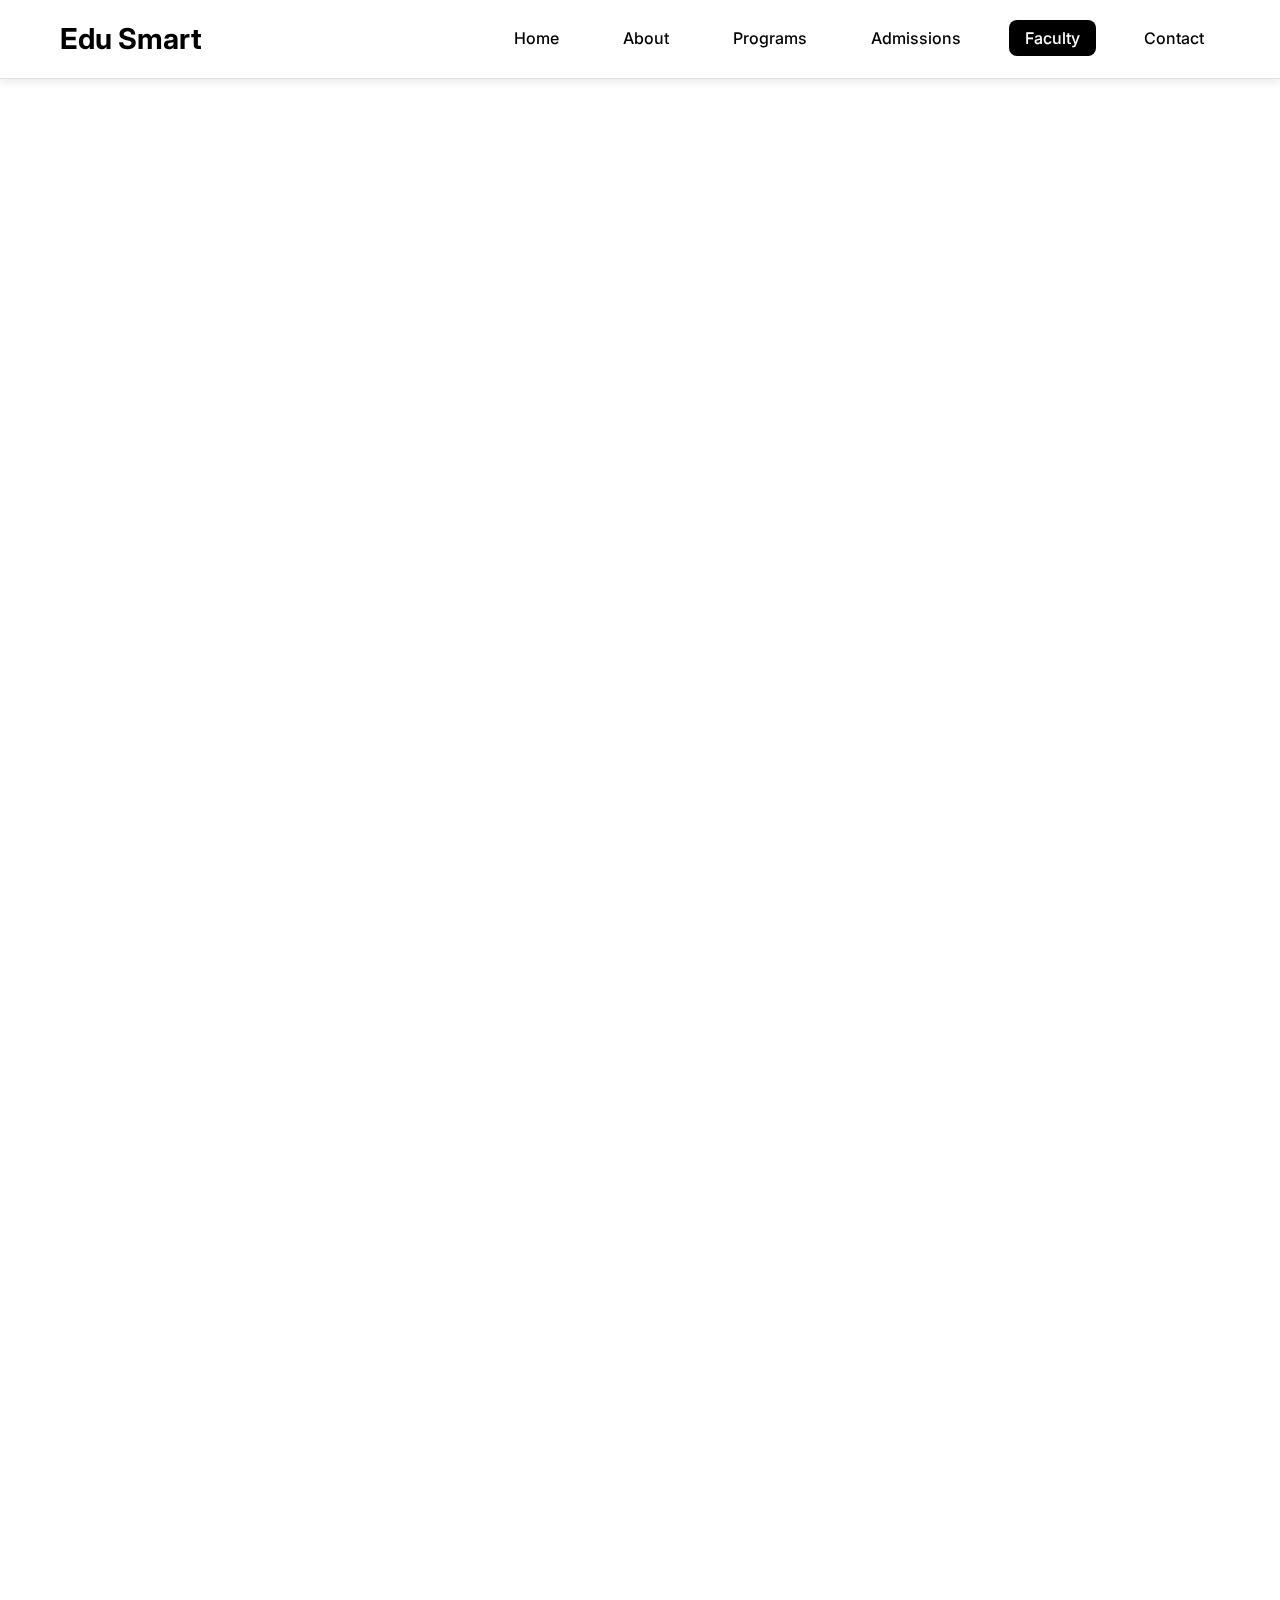
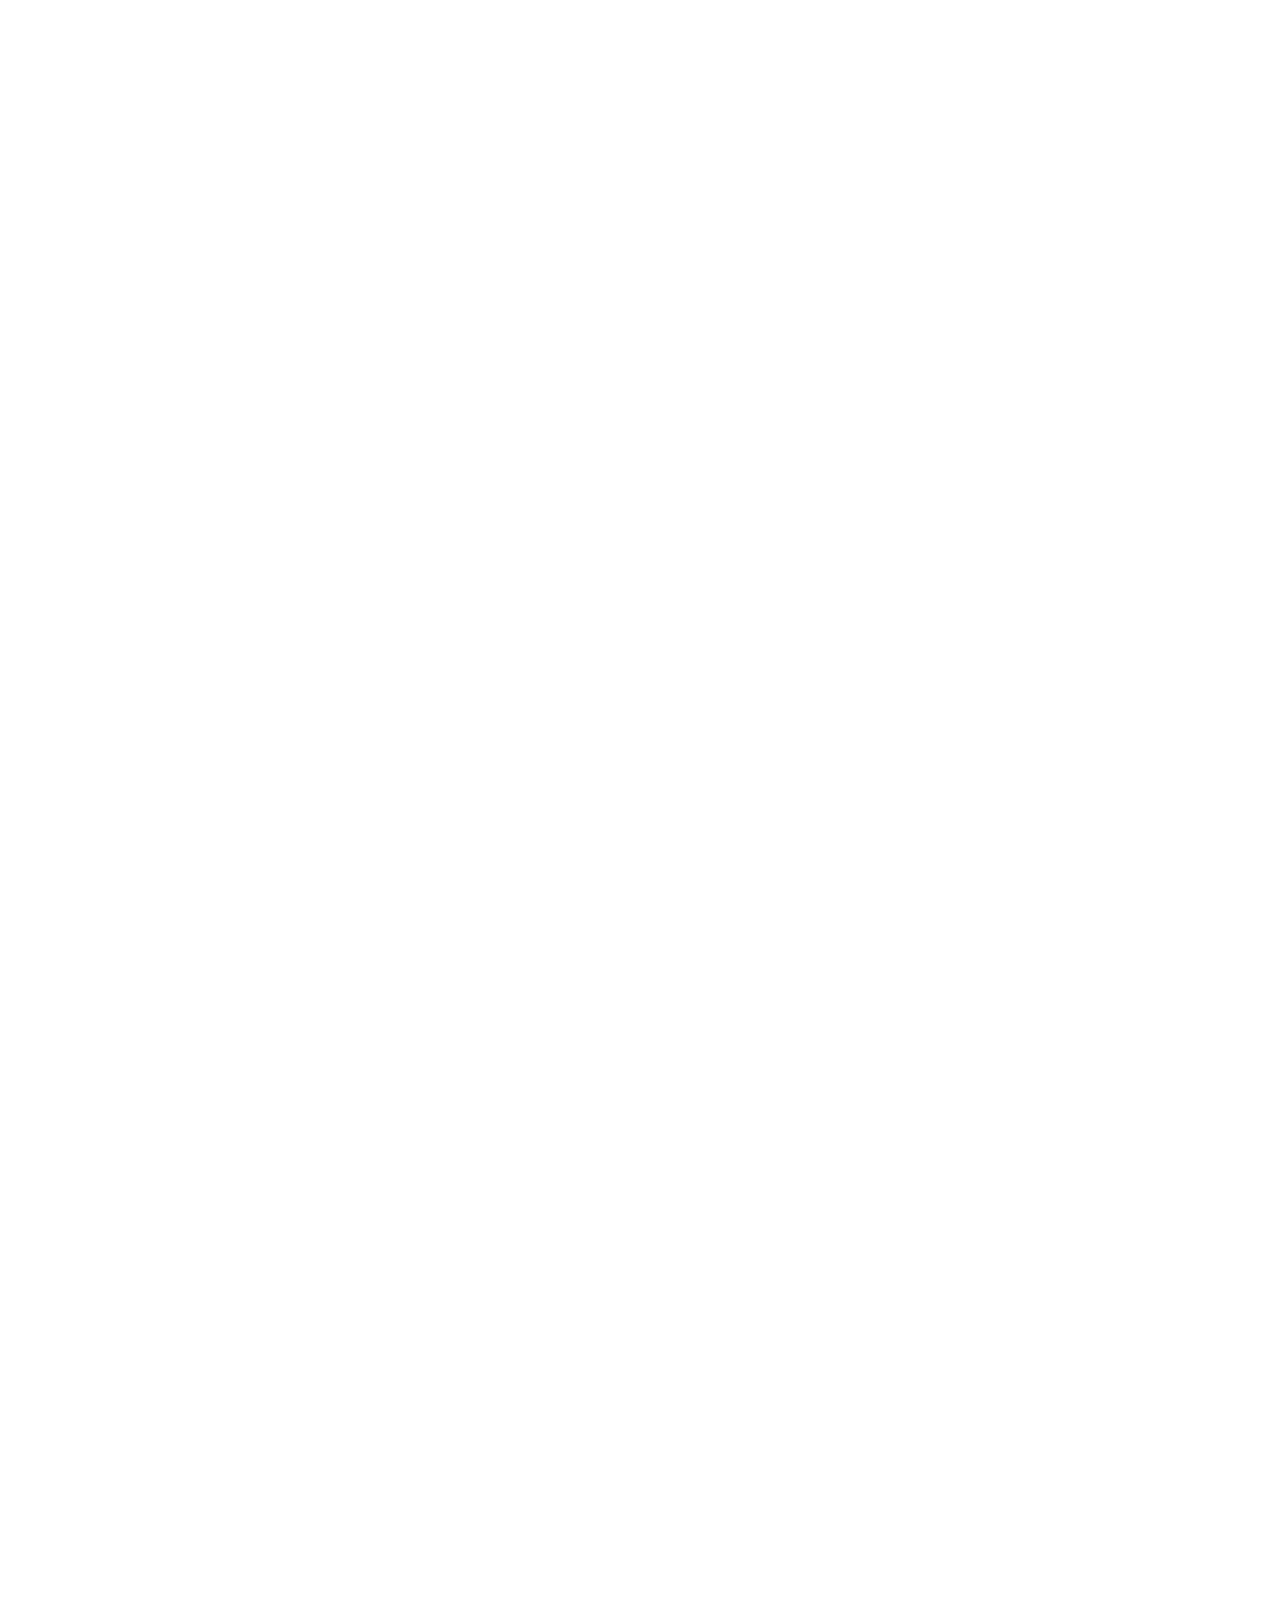
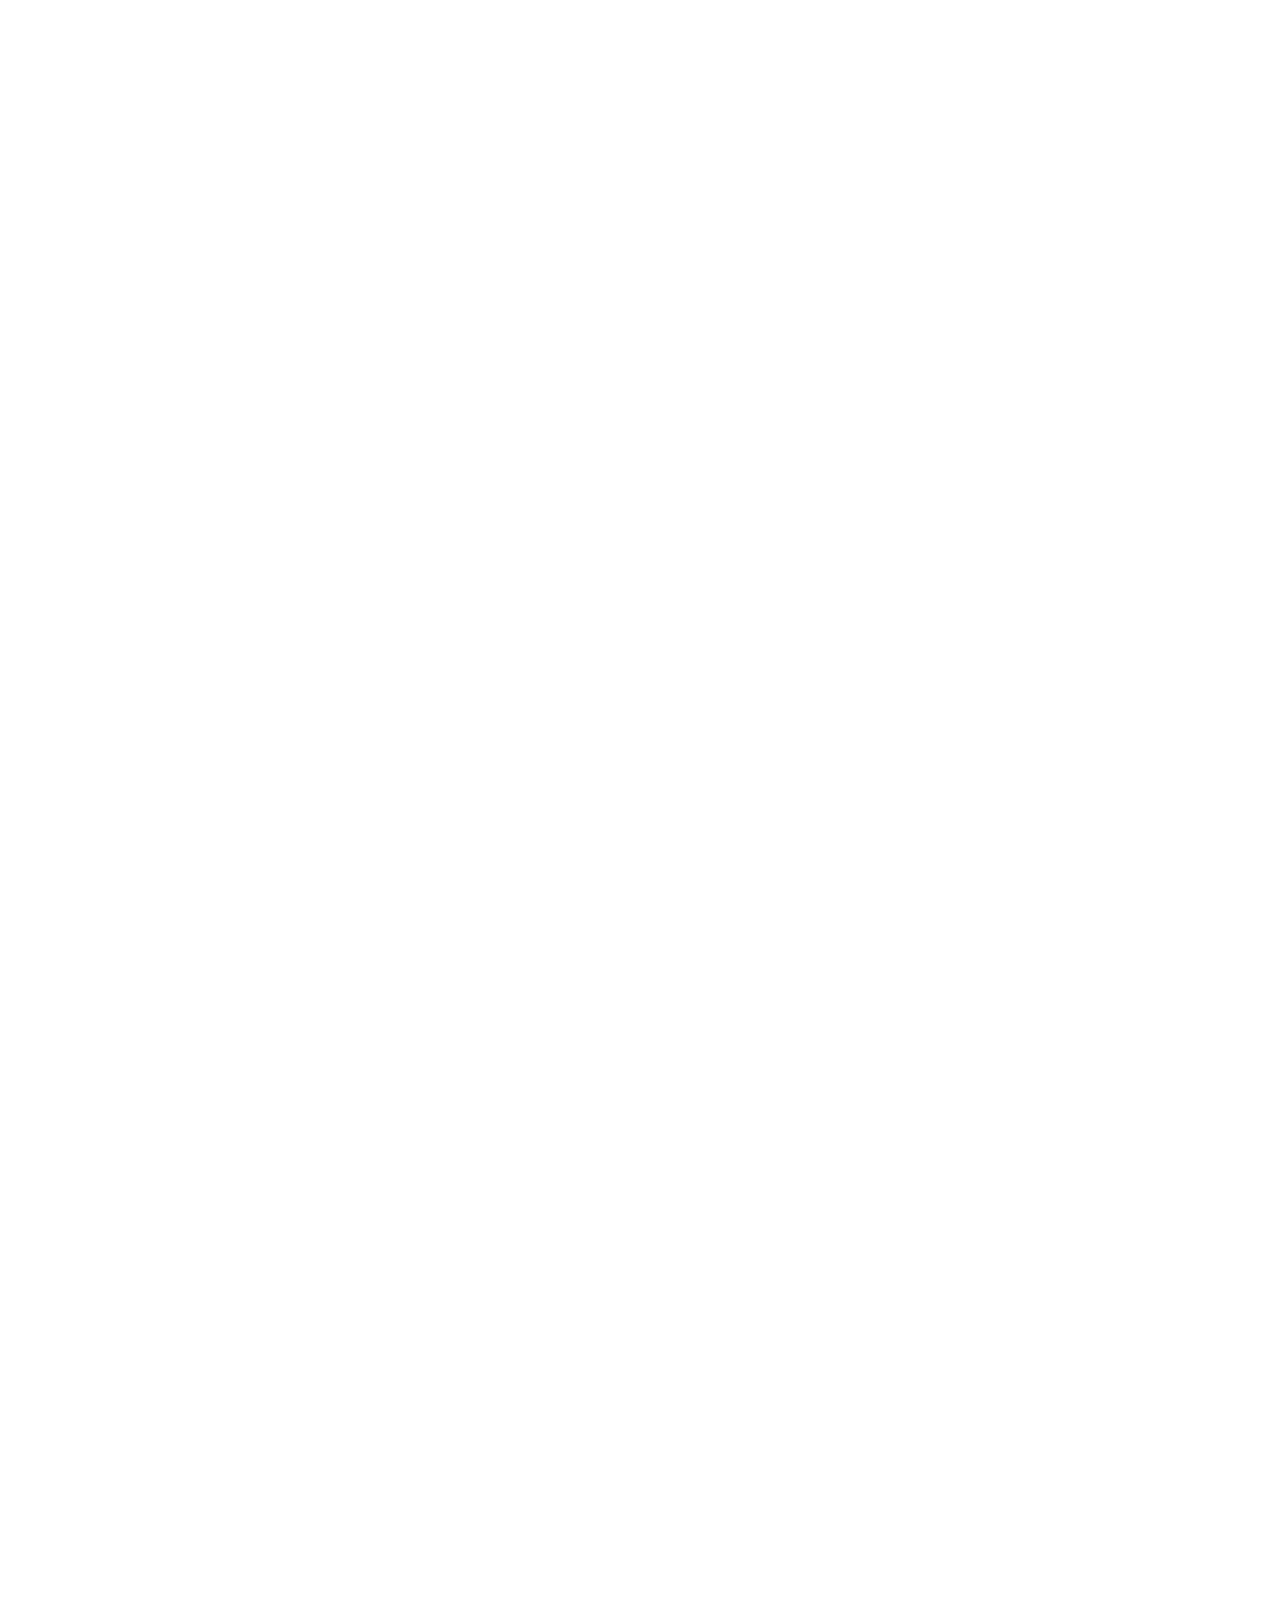
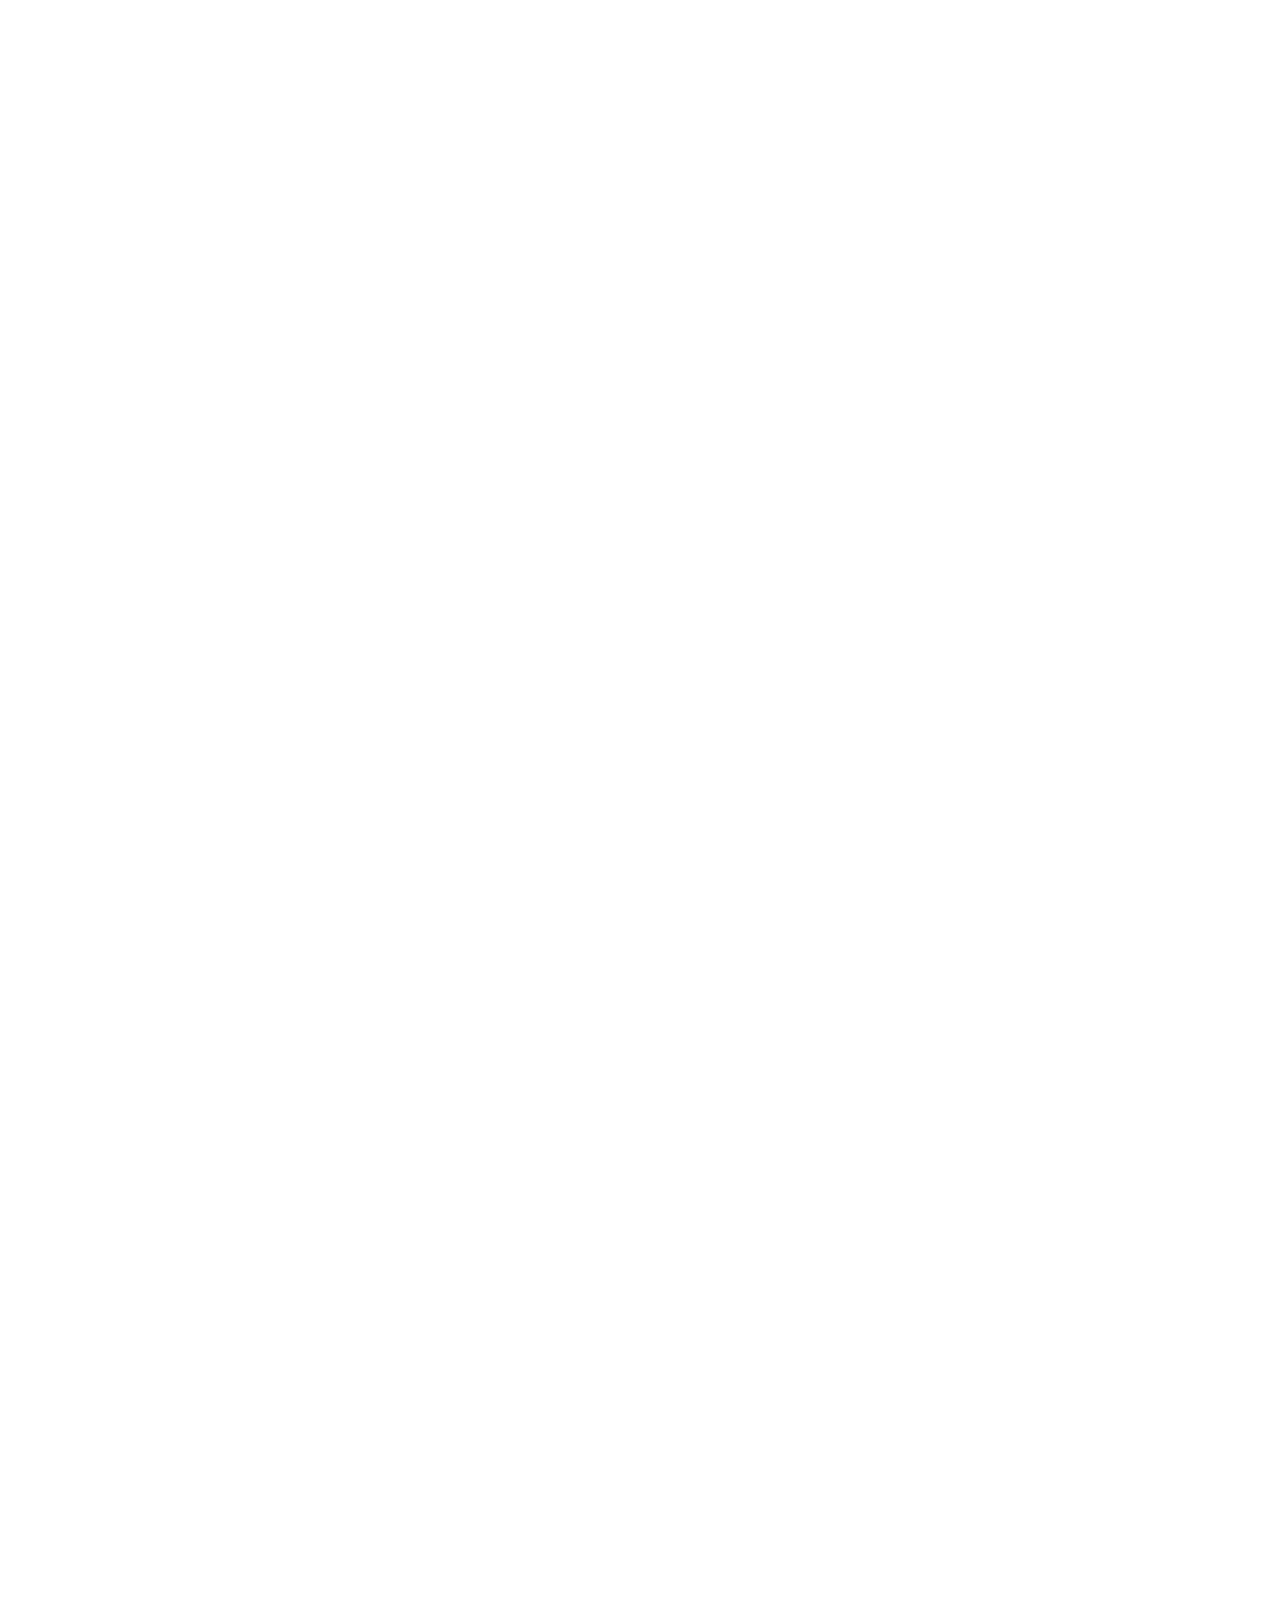
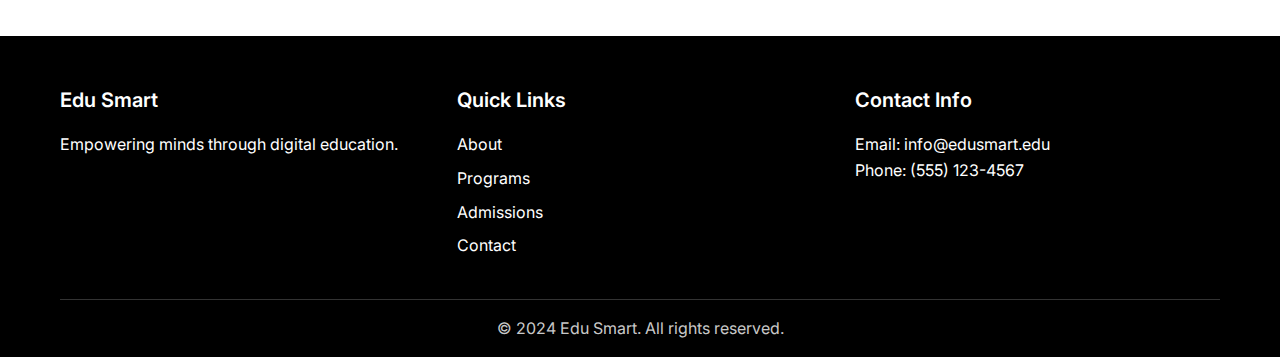
<file: faculty.html>
<!DOCTYPE html>
<html lang="en">
<head>
    <meta charset="UTF-8">
    <meta name="viewport" content="width=device-width, initial-scale=1.0">
    <title>Faculty - Edu Smart</title>
    <link rel="stylesheet" href="styles.css">
    <link href="https://fonts.googleapis.com/css2?family=Inter:wght@300;400;500;600;700&display=swap" rel="stylesheet">
</head>
<body>
    <header class="header">
        <div class="container">
            <div class="nav-brand">
                <h1>Edu Smart</h1>
            </div>
            <nav class="nav">
                <ul class="nav-list">
                    <li><a href="index.html" class="nav-link">Home</a></li>
                    <li><a href="about.html" class="nav-link">About</a></li>
                    <li><a href="programs.html" class="nav-link">Programs</a></li>
                    <li><a href="admissions.html" class="nav-link">Admissions</a></li>
                    <li><a href="faculty.html" class="nav-link active">Faculty</a></li>
                    <li><a href="contact.html" class="nav-link">Contact</a></li>
                </ul>
                <button class="mobile-menu-btn" id="mobileMenuBtn">
                    <span></span>
                    <span></span>
                    <span></span>
                </button>
            </nav>
        </div>
    </header>

    <main>
        <section class="content-section">
            <div class="container">
                <h2 class="section-title">Our Faculty</h2>
                <div class="prose">
                    <p style="text-align: center; font-size: 1.1rem; color: var(--text-secondary); max-width: 800px; margin: 0 auto;">
                        Meet our distinguished faculty members who bring years of industry experience and academic excellence to provide you with world-class education.
                    </p>
                </div>
            </div>
        </section>

        <section class="content-section">
            <div class="container">
                <h3 class="section-title">Department Heads</h3>
                <div class="grid grid-2">
                    <div class="card">
                        <h3>Dr. Sarah Johnson</h3>
                        <p><strong>Dean of Technology</strong></p>
                        <p><strong>Education:</strong> Ph.D. in Computer Science, MIT</p>
                        <p><strong>Experience:</strong> 15+ years in software engineering and academic research</p>
                        <p>Dr. Johnson leads our technology programs with expertise in artificial intelligence, machine learning, and software architecture. She has published over 50 research papers and holds 8 patents in AI technologies.</p>
                        <p><strong>Specializations:</strong> AI, Machine Learning, Software Engineering</p>
                    </div>
                    
                    <div class="card">
                        <h3>Dr. Michael Chen</h3>
                        <p><strong>Dean of Business</strong></p>
                        <p><strong>Education:</strong> Ph.D. in Business Administration, Harvard Business School</p>
                        <p><strong>Experience:</strong> 20+ years in corporate strategy and digital transformation</p>
                        <p>Dr. Chen brings extensive experience from Fortune 500 companies where he led digital transformation initiatives. His research focuses on digital business models and organizational change management.</p>
                        <p><strong>Specializations:</strong> Digital Strategy, Leadership, Innovation Management</p>
                    </div>
                </div>
            </div>
        </section>

        <section class="content-section">
            <div class="container">
                <h3 class="section-title">Computer Science Faculty</h3>
                <div class="grid grid-3">
                    <div class="card">
                        <h3>Prof. Emily Rodriguez</h3>
                        <p><strong>Senior Professor</strong></p>
                        <p><strong>Education:</strong> Ph.D. in Computer Science, Stanford University</p>
                        <p><strong>Experience:</strong> 12 years teaching, Former Google Senior Engineer</p>
                        <p>Specializes in web development, cloud computing, and distributed systems. Led development of several open-source projects with millions of users.</p>
                        <p><strong>Courses:</strong> Web Development, Cloud Architecture, System Design</p>
                    </div>
                    
                    <div class="card">
                        <h3>Dr. James Wilson</h3>
                        <p><strong>Associate Professor</strong></p>
                        <p><strong>Education:</strong> Ph.D. in Cybersecurity, Carnegie Mellon University</p>
                        <p><strong>Experience:</strong> 10 years in cybersecurity, Former NSA Consultant</p>
                        <p>Expert in network security, cryptography, and digital forensics. Regularly consults for government agencies and Fortune 500 companies on security matters.</p>
                        <p><strong>Courses:</strong> Cybersecurity, Network Security, Digital Forensics</p>
                    </div>
                    
                    <div class="card">
                        <h3>Dr. Lisa Park</h3>
                        <p><strong>Assistant Professor</strong></p>
                        <p><strong>Education:</strong> Ph.D. in Data Science, UC Berkeley</p>
                        <p><strong>Experience:</strong> 8 years in data analytics, Former Netflix Data Scientist</p>
                        <p>Focuses on big data analytics, machine learning algorithms, and statistical modeling. Published researcher in top-tier data science journals.</p>
                        <p><strong>Courses:</strong> Data Science, Machine Learning, Statistics</p>
                    </div>
                    
                    <div class="card">
                        <h3>Prof. David Kumar</h3>
                        <p><strong>Senior Lecturer</strong></p>
                        <p><strong>Education:</strong> M.S. in Software Engineering, MIT</p>
                        <p><strong>Experience:</strong> 15 years in software development, Former Microsoft Principal Engineer</p>
                        <p>Expert in software architecture, agile methodologies, and mobile app development. Led teams of 50+ developers on enterprise-scale projects.</p>
                        <p><strong>Courses:</strong> Software Engineering, Mobile Development, Project Management</p>
                    </div>
                </div>
            </div>
        </section>

        <section class="content-section">
            <div class="container">
                <h3 class="section-title">Business Faculty</h3>
                <div class="grid grid-3">
                    <div class="card">
                        <h3>Dr. Amanda Thompson</h3>
                        <p><strong>Professor of Marketing</strong></p>
                        <p><strong>Education:</strong> Ph.D. in Marketing, Wharton School</p>
                        <p><strong>Experience:</strong> 14 years in digital marketing, Former VP at Adobe</p>
                        <p>Leading expert in digital marketing strategies, consumer behavior, and brand management. Authored three bestselling books on digital marketing.</p>
                        <p><strong>Courses:</strong> Digital Marketing, Brand Strategy, Consumer Psychology</p>
                    </div>
                    
                    <div class="card">
                        <h3>Prof. Robert Martinez</h3>
                        <p><strong>Associate Professor</strong></p>
                        <p><strong>Education:</strong> MBA Finance, Columbia Business School</p>
                        <p><strong>Experience:</strong> 18 years in investment banking, Former Goldman Sachs VP</p>
                        <p>Specializes in corporate finance, investment analysis, and financial modeling. Regular contributor to Financial Times and Wall Street Journal.</p>
                        <p><strong>Courses:</strong> Corporate Finance, Investment Analysis, Financial Modeling</p>
                    </div>
                    
                    <div class="card">
                        <h3>Dr. Jennifer Lee</h3>
                        <p><strong>Assistant Professor</strong></p>
                        <p><strong>Education:</strong> Ph.D. in Organizational Behavior, Northwestern Kellogg</p>
                        <p><strong>Experience:</strong> 9 years in HR consulting, Former McKinsey & Company Partner</p>
                        <p>Expert in leadership development, organizational change, and human resource management. Consulted for over 100 organizations worldwide.</p>
                        <p><strong>Courses:</strong> Leadership, Organizational Behavior, Human Resources</p>
                    </div>
                    
                    <div class="card">
                        <h3>Prof. Mark Anderson</h3>
                        <p><strong>Senior Lecturer</strong></p>
                        <p><strong>Education:</strong> MBA Operations, Stanford Graduate School of Business</p>
                        <p><strong>Experience:</strong> 16 years in operations management, Former Amazon Director</p>
                        <p>Focuses on supply chain management, operations optimization, and e-commerce strategies. Led operational improvements saving millions in costs.</p>
                        <p><strong>Courses:</strong> Operations Management, Supply Chain, E-commerce</p>
                    </div>
                </div>
            </div>
        </section>

        <section class="content-section">
            <div class="container">
                <h3 class="section-title">Design Faculty</h3>
                <div class="grid grid-3">
                    <div class="card">
                        <h3>Prof. Maria Gonzalez</h3>
                        <p><strong>Professor of Design</strong></p>
                        <p><strong>Education:</strong> MFA in Graphic Design, Rhode Island School of Design</p>
                        <p><strong>Experience:</strong> 13 years in design, Former Creative Director at Apple</p>
                        <p>Award-winning designer with expertise in user experience, visual design, and design thinking. Her work has been featured in major design publications.</p>
                        <p><strong>Courses:</strong> UX/UI Design, Visual Design, Design Thinking</p>
                    </div>
                    
                    <div class="card">
                        <h3>Dr. Alex Turner</h3>
                        <p><strong>Associate Professor</strong></p>
                        <p><strong>Education:</strong> Ph.D. in Human-Computer Interaction, Carnegie Mellon</p>
                        <p><strong>Experience:</strong> 11 years in UX research, Former Facebook UX Research Lead</p>
                        <p>Specializes in user research, interaction design, and accessibility. Published extensively on user experience and human-computer interaction.</p>
                        <p><strong>Courses:</strong> User Research, Interaction Design, Accessibility</p>
                    </div>
                    
                    <div class="card">
                        <h3>Prof. Sophie Williams</h3>
                        <p><strong>Senior Lecturer</strong></p>
                        <p><strong>Education:</strong> M.A. in Digital Media, New York University</p>
                        <p><strong>Experience:</strong> 10 years in digital media, Former Disney Imagineer</p>
                        <p>Expert in digital media production, animation, and interactive design. Created award-winning digital experiences for major entertainment companies.</p>
                        <p><strong>Courses:</strong> Digital Media, Animation, Interactive Design</p>
                    </div>
                </div>
            </div>
        </section>

        <section class="content-section">
            <div class="container">
                <h3 class="section-title">Healthcare Faculty</h3>
                <div class="grid grid-3">
                    <div class="card">
                        <h3>Dr. Patricia Davis</h3>
                        <p><strong>Professor of Health Informatics</strong></p>
                        <p><strong>Education:</strong> Ph.D. in Health Informatics, Johns Hopkins University</p>
                        <p><strong>Experience:</strong> 16 years in healthcare IT, Former Mayo Clinic CIO</p>
                        <p>Leading expert in healthcare information systems, electronic health records, and healthcare data analytics. Pioneered several healthcare IT innovations.</p>
                        <p><strong>Courses:</strong> Health Informatics, Healthcare Systems, Medical Data Analytics</p>
                    </div>
                    
                    <div class="card">
                        <h3>Dr. Thomas Brown</h3>
                        <p><strong>Associate Professor</strong></p>
                        <p><strong>Education:</strong> M.D. and MBA, Harvard Medical School & Harvard Business School</p>
                        <p><strong>Experience:</strong> 12 years in healthcare administration, Former Hospital CEO</p>
                        <p>Combines medical expertise with business acumen to teach healthcare management and policy. Regular advisor to healthcare organizations.</p>
                        <p><strong>Courses:</strong> Healthcare Management, Health Policy, Healthcare Economics</p>
                    </div>
                    
                    <div class="card">
                        <h3>Dr. Rachel Green</h3>
                        <p><strong>Assistant Professor</strong></p>
                        <p><strong>Education:</strong> Ph.D. in Public Health, University of Michigan</p>
                        <p><strong>Experience:</strong> 8 years in public health research, Former CDC Epidemiologist</p>
                        <p>Specializes in epidemiology, health data analysis, and public health informatics. Published researcher in leading public health journals.</p>
                        <p><strong>Courses:</strong> Epidemiology, Public Health, Health Data Analysis</p>
                    </div>
                </div>
            </div>
        </section>

        <section class="content-section">
            <div class="container">
                <h3 class="section-title">Visiting Professors & Industry Experts</h3>
                <div class="grid grid-2">
                    <div class="card">
                        <h3>Guest Lecturers</h3>
                        <p>We regularly invite industry leaders and subject matter experts to share their insights with our students:</p>
                        <ul style="margin-top: 1rem; line-height: 1.8;">
                            <li>CEOs and CTOs from Fortune 500 companies</li>
                            <li>Startup founders and entrepreneurs</li>
                            <li>Government officials and policy makers</li>
                            <li>International experts and researchers</li>
                            <li>Award-winning designers and creative directors</li>
                        </ul>
                    </div>
                    
                    <div class="card">
                        <h3>Industry Partnerships</h3>
                        <p>Our faculty maintains active partnerships with leading organizations:</p>
                        <ul style="margin-top: 1rem; line-height: 1.8;">
                            <li>Technology companies (Google, Microsoft, Amazon)</li>
                            <li>Financial institutions (JPMorgan, Goldman Sachs)</li>
                            <li>Healthcare organizations (Mayo Clinic, Kaiser Permanente)</li>
                            <li>Design agencies (IDEO, Pentagram)</li>
                            <li>Government agencies and NGOs</li>
                        </ul>
                    </div>
                </div>
            </div>
        </section>

        <section class="content-section">
            <div class="container">
                <h3 class="section-title">Faculty Achievements</h3>
                <div class="grid grid-3">
                    <div class="card">
                        <h3>Research Excellence</h3>
                        <ul style="margin-top: 1rem; line-height: 1.8;">
                            <li>500+ peer-reviewed publications</li>
                            <li>50+ patents and innovations</li>
                            <li>$10M+ in research funding</li>
                            <li>25+ industry awards</li>
                        </ul>
                    </div>
                    
                    <div class="card">
                        <h3>Teaching Excellence</h3>
                        <ul style="margin-top: 1rem; line-height: 1.8;">
                            <li>95% student satisfaction rate</li>
                            <li>15+ teaching awards</li>
                            <li>Innovative curriculum development</li>
                            <li>Mentorship of 1000+ students</li>
                        </ul>
                    </div>
                    
                    <div class="card">
                        <h3>Industry Impact</h3>
                        <ul style="margin-top: 1rem; line-height: 1.8;">
                            <li>Board positions at major companies</li>
                            <li>Consulting for Fortune 500 firms</li>
                            <li>Policy advisory roles</li>
                            <li>Startup founding and advising</li>
                        </ul>
                    </div>
                </div>
            </div>
        </section>

        <section class="content-section">
            <div class="container">
                <div class="prose">
                    <h3>Faculty Support & Development</h3>
                    <p>
                        At Edu Smart, we invest in our faculty's continuous growth and development. We provide:
                    </p>
                    <div class="grid grid-2" style="margin-top: 2rem;">
                        <div class="card">
                            <h3>Professional Development</h3>
                            <ul style="margin-top: 1rem; line-height: 1.8;">
                                <li>Conference attendance and presentation support</li>
                                <li>Research sabbaticals and funding</li>
                                <li>Technology training and certification</li>
                                <li>Collaborative research opportunities</li>
                            </ul>
                        </div>
                        <div class="card">
                            <h3>Teaching Resources</h3>
                            <ul style="margin-top: 1rem; line-height: 1.8;">
                                <li>State-of-the-art learning management system</li>
                                <li>Instructional design support</li>
                                <li>Teaching assistant programs</li>
                                <li>Student feedback and evaluation systems</li>
                            </ul>
                        </div>
                    </div>
                </div>
            </div>
        </section>
    </main>

    <footer class="footer">
        <div class="container">
            <div class="footer-content">
                <div class="footer-section">
                    <h4>Edu Smart</h4>
                    <p>Empowering minds through digital education.</p>
                </div>
                <div class="footer-section">
                    <h4>Quick Links</h4>
                    <ul>
                        <li><a href="about.html">About</a></li>
                        <li><a href="programs.html">Programs</a></li>
                        <li><a href="admissions.html">Admissions</a></li>
                        <li><a href="contact.html">Contact</a></li>
                    </ul>
                </div>
                <div class="footer-section">
                    <h4>Contact Info</h4>
                    <p>Email: info@edusmart.edu</p>
                    <p>Phone: (555) 123-4567</p>
                </div>
            </div>
            <div class="footer-bottom">
                <p>&copy; 2024 Edu Smart. All rights reserved.</p>
            </div>
        </div>
    </footer>

    <script src="script.js"></script>
</body>
</html>
</file>
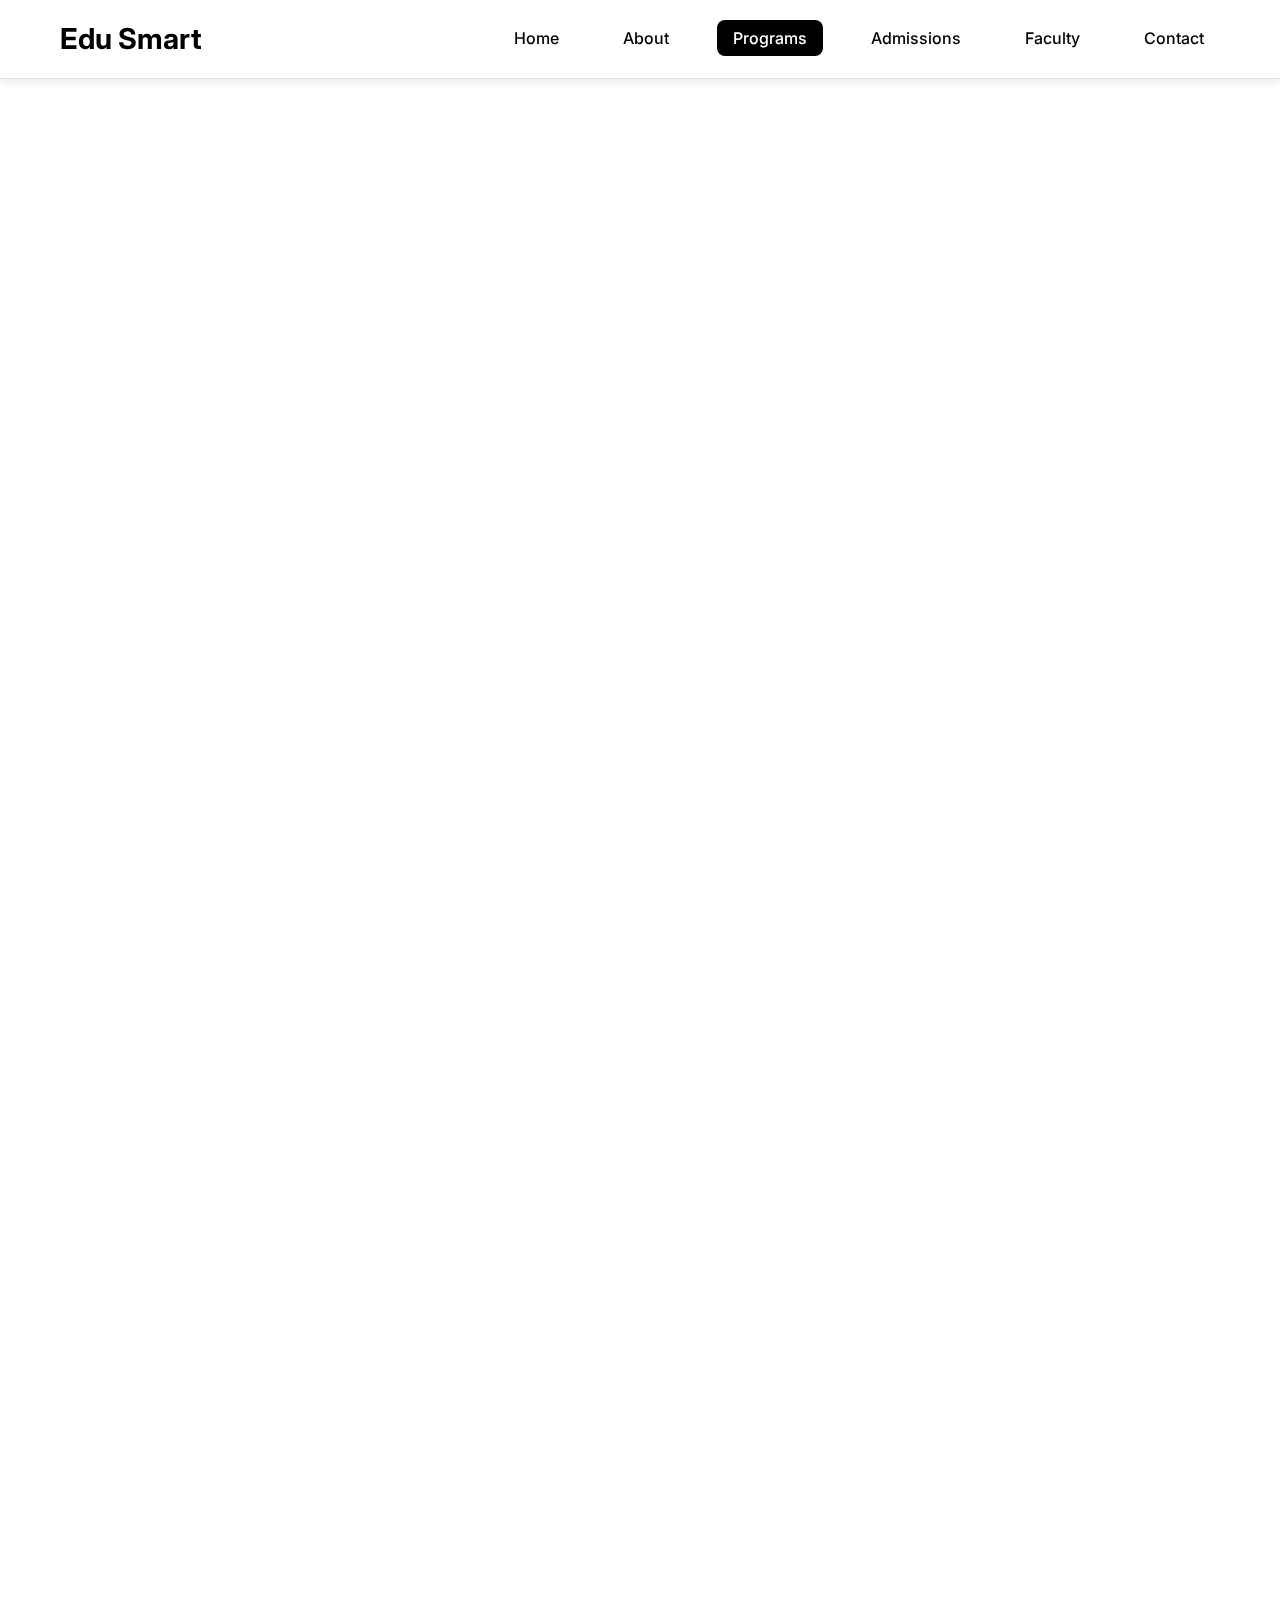
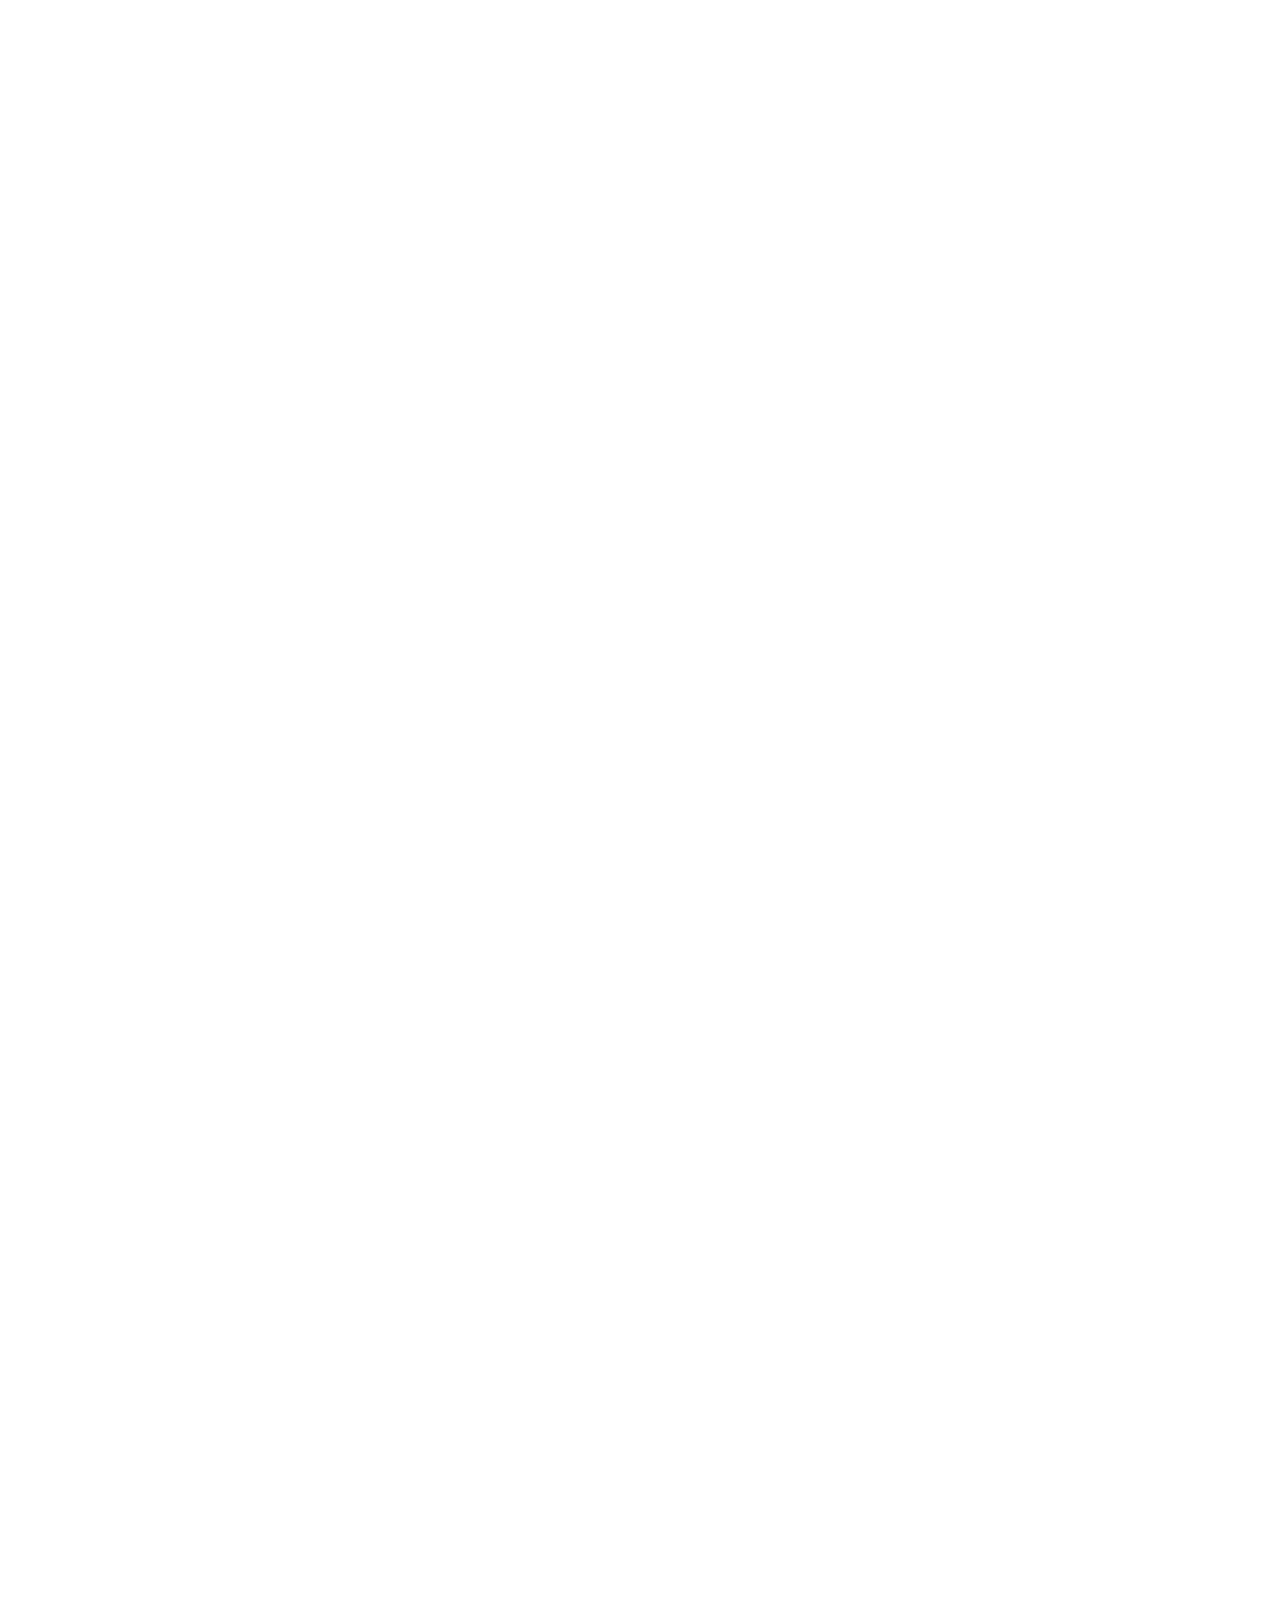
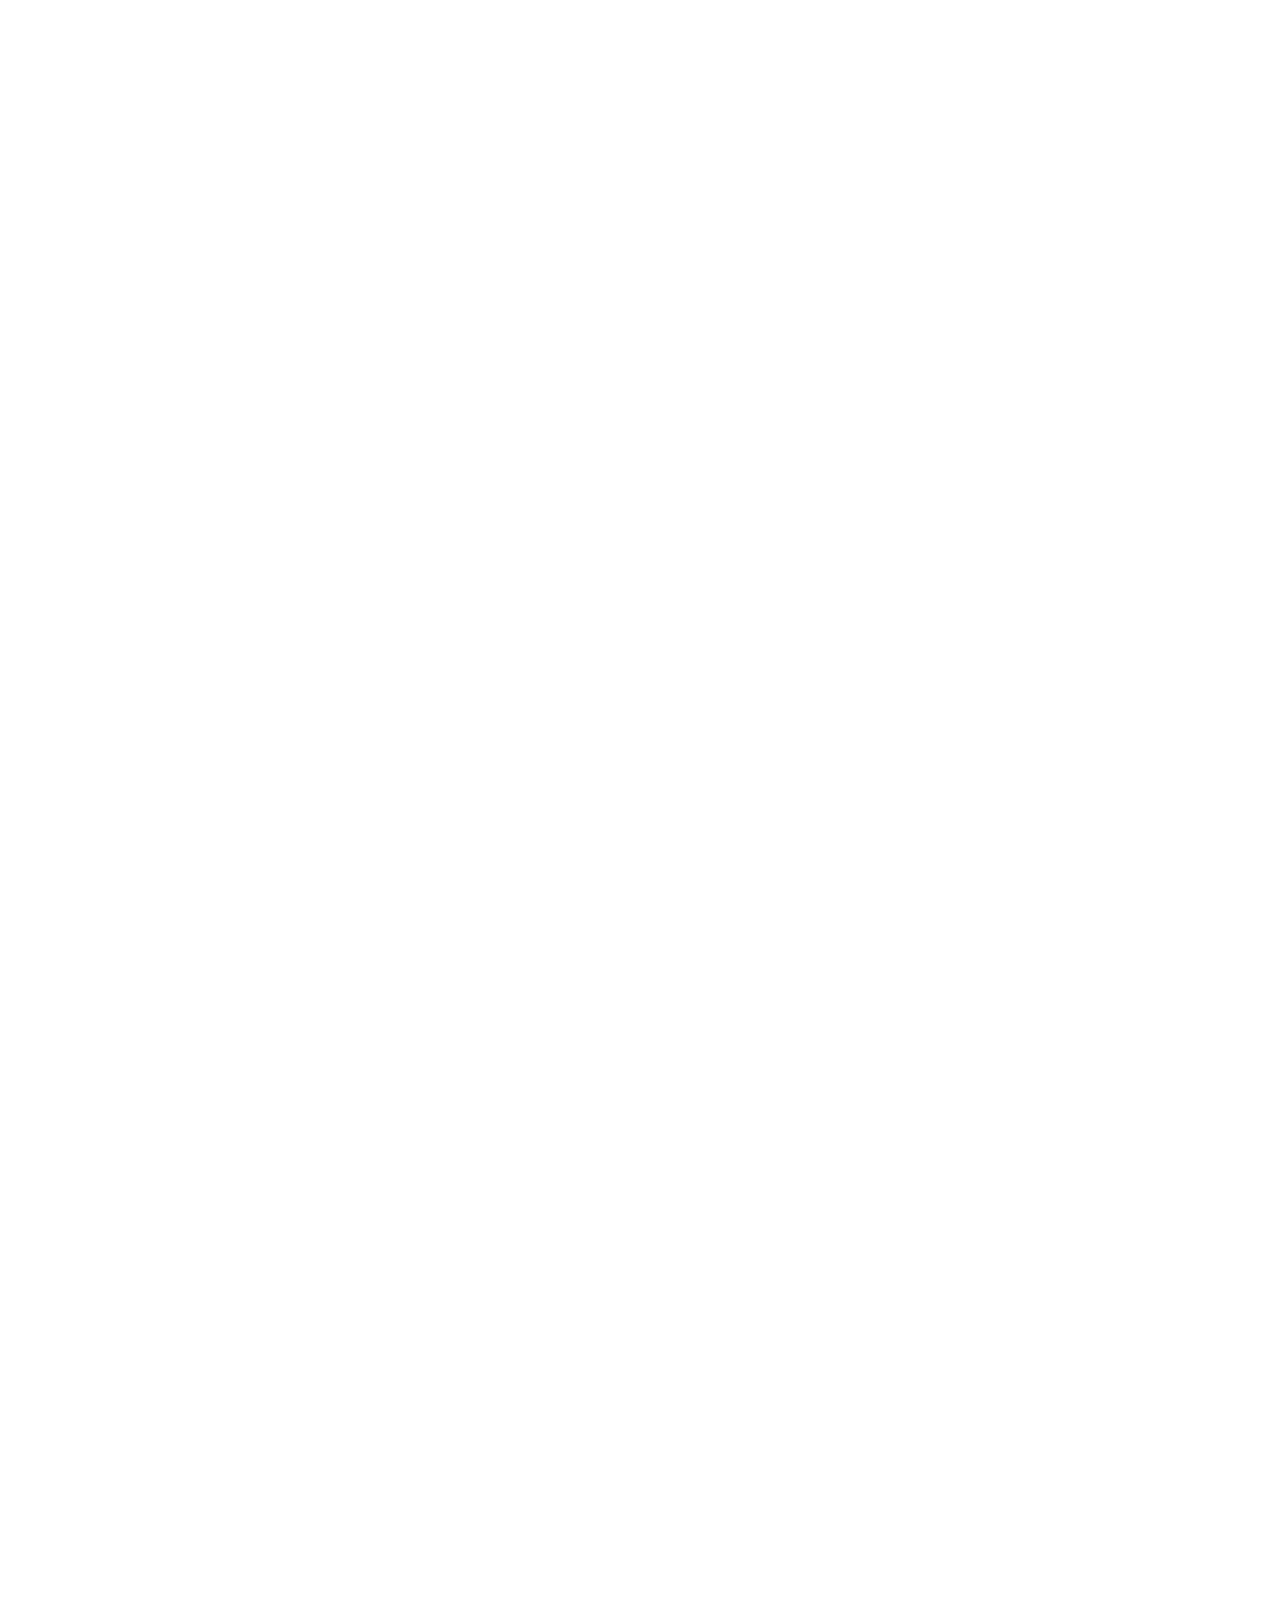
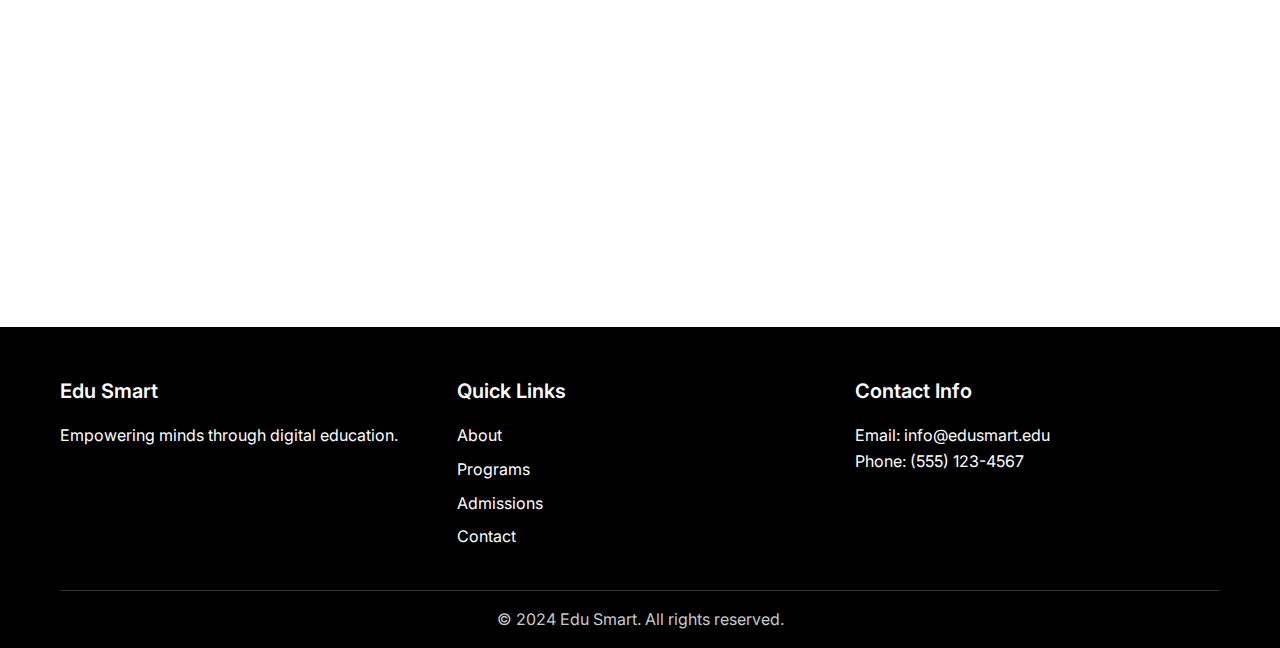
<file: programs.html>
<!DOCTYPE html>
<html lang="en">
<head>
    <meta charset="UTF-8">
    <meta name="viewport" content="width=device-width, initial-scale=1.0">
    <title>Programs - Edu Smart</title>
    <link rel="stylesheet" href="styles.css">
    <link href="https://fonts.googleapis.com/css2?family=Inter:wght@300;400;500;600;700&display=swap" rel="stylesheet">
</head>
<body>
    <header class="header">
        <div class="container">
            <div class="nav-brand">
                <h1>Edu Smart</h1>
            </div>
            <nav class="nav">
                <ul class="nav-list">
                    <li><a href="index.html" class="nav-link">Home</a></li>
                    <li><a href="about.html" class="nav-link">About</a></li>
                    <li><a href="programs.html" class="nav-link active">Programs</a></li>
                    <li><a href="admissions.html" class="nav-link">Admissions</a></li>
                    <li><a href="faculty.html" class="nav-link">Faculty</a></li>
                    <li><a href="contact.html" class="nav-link">Contact</a></li>
                </ul>
                <button class="mobile-menu-btn" id="mobileMenuBtn">
                    <span></span>
                    <span></span>
                    <span></span>
                </button>
            </nav>
        </div>
    </header>

    <main>
        <section class="content-section">
            <div class="container">
                <h2 class="section-title">Academic Programs</h2>
                <p style="text-align: center; max-width: 800px; margin: 0 auto 3rem; color: var(--text-secondary); font-size: 1.1rem;">
                    Discover our comprehensive range of programs designed to prepare you for success in today's digital world. Each program combines theoretical knowledge with practical skills to ensure you're ready for your career.
                </p>

                <!-- Search and Filter Controls -->
                <div style="margin-bottom: 3rem; text-align: center;">
                    <div style="margin-bottom: 2rem;">
                        <input type="text" id="searchInput" placeholder="Search programs..." 
                               style="padding: 1rem; border: 2px solid var(--border-color); border-radius: var(--border-radius); width: 100%; max-width: 400px; font-size: 1rem;">
                    </div>
                    <div class="filter-buttons" style="display: flex; gap: 1rem; justify-content: center; flex-wrap: wrap;">
                        <button class="filter-btn btn btn-secondary active" data-filter="all">All Programs</button>
                        <button class="filter-btn btn btn-secondary" data-filter="technology">Technology</button>
                        <button class="filter-btn btn btn-secondary" data-filter="business">Business</button>
                        <button class="filter-btn btn btn-secondary" data-filter="design">Design</button>
                        <button class="filter-btn btn btn-secondary" data-filter="healthcare">Healthcare</button>
                    </div>
                </div>
            </div>
        </section>

        <section class="content-section">
            <div class="container">
                <h3 class="section-title">Bachelor's Degree Programs</h3>
                <div class="grid grid-3">
                    <div class="card searchable filterable" data-category="technology">
                        <h3>Bachelor of Computer Science</h3>
                        <p><strong>Duration:</strong> 4 years | <strong>Credits:</strong> 120</p>
                        <p>Comprehensive program covering programming, algorithms, data structures, software engineering, and emerging technologies like AI and machine learning.</p>
                        <p><strong>Career Paths:</strong> Software Developer, Systems Analyst, Data Scientist, Cybersecurity Specialist</p>
                    </div>
                    
                    <div class="card searchable filterable" data-category="business">
                        <h3>Bachelor of Business Administration</h3>
                        <p><strong>Duration:</strong> 4 years | <strong>Credits:</strong> 120</p>
                        <p>Build essential business skills in management, finance, marketing, and operations with a focus on digital business strategies.</p>
                        <p><strong>Career Paths:</strong> Business Manager, Marketing Specialist, Financial Analyst, Entrepreneur</p>
                    </div>
                    
                    <div class="card searchable filterable" data-category="design">
                        <h3>Bachelor of Digital Design</h3>
                        <p><strong>Duration:</strong> 4 years | <strong>Credits:</strong> 120</p>
                        <p>Creative program combining graphic design, web design, user experience, and digital media production.</p>
                        <p><strong>Career Paths:</strong> Graphic Designer, UX/UI Designer, Web Designer, Creative Director</p>
                    </div>
                    
                    <div class="card searchable filterable" data-category="technology">
                        <h3>Bachelor of Information Technology</h3>
                        <p><strong>Duration:</strong> 4 years | <strong>Credits:</strong> 120</p>
                        <p>Focus on IT infrastructure, network administration, database management, and cloud computing technologies.</p>
                        <p><strong>Career Paths:</strong> IT Manager, Network Administrator, Cloud Architect, Systems Engineer</p>
                    </div>
                    
                    <div class="card searchable filterable" data-category="business">
                        <h3>Bachelor of Digital Marketing</h3>
                        <p><strong>Duration:</strong> 4 years | <strong>Credits:</strong> 120</p>
                        <p>Master digital marketing strategies, social media marketing, SEO, content marketing, and analytics.</p>
                        <p><strong>Career Paths:</strong> Digital Marketing Manager, Social Media Specialist, SEO Expert, Content Strategist</p>
                    </div>
                    
                    <div class="card searchable filterable" data-category="healthcare">
                        <h3>Bachelor of Health Informatics</h3>
                        <p><strong>Duration:</strong> 4 years | <strong>Credits:</strong> 120</p>
                        <p>Combine healthcare knowledge with information technology to improve patient care and healthcare systems.</p>
                        <p><strong>Career Paths:</strong> Health Information Manager, Clinical Data Analyst, Healthcare IT Consultant</p>
                    </div>
                </div>
            </div>
        </section>

        <section class="content-section">
            <div class="container">
                <h3 class="section-title">Master's Degree Programs</h3>
                <div class="grid grid-3">
                    <div class="card searchable filterable" data-category="technology">
                        <h3>Master of Data Science</h3>
                        <p><strong>Duration:</strong> 2 years | <strong>Credits:</strong> 36</p>
                        <p>Advanced program in statistical analysis, machine learning, big data technologies, and data visualization.</p>
                        <p><strong>Career Paths:</strong> Data Scientist, Machine Learning Engineer, Business Intelligence Analyst</p>
                    </div>
                    
                    <div class="card searchable filterable" data-category="business">
                        <h3>Master of Business Administration (MBA)</h3>
                        <p><strong>Duration:</strong> 2 years | <strong>Credits:</strong> 48</p>
                        <p>Executive-level business education with specializations in digital transformation, leadership, and strategic management.</p>
                        <p><strong>Career Paths:</strong> Executive Manager, Business Consultant, Operations Director, CEO</p>
                    </div>
                    
                    <div class="card searchable filterable" data-category="technology">
                        <h3>Master of Cybersecurity</h3>
                        <p><strong>Duration:</strong> 2 years | <strong>Credits:</strong> 36</p>
                        <p>Comprehensive cybersecurity program covering threat analysis, digital forensics, and security management.</p>
                        <p><strong>Career Paths:</strong> Cybersecurity Analyst, Security Architect, Chief Information Security Officer</p>
                    </div>
                    
                    <div class="card searchable filterable" data-category="design">
                        <h3>Master of User Experience Design</h3>
                        <p><strong>Duration:</strong> 2 years | <strong>Credits:</strong> 36</p>
                        <p>Advanced UX design program focusing on user research, interaction design, and design strategy.</p>
                        <p><strong>Career Paths:</strong> UX Director, Design Researcher, Product Designer, Design Strategist</p>
                    </div>
                    
                    <div class="card searchable filterable" data-category="technology">
                        <h3>Master of Artificial Intelligence</h3>
                        <p><strong>Duration:</strong> 2 years | <strong>Credits:</strong> 36</p>
                        <p>Cutting-edge AI program covering machine learning, neural networks, natural language processing, and robotics.</p>
                        <p><strong>Career Paths:</strong> AI Engineer, Research Scientist, Machine Learning Architect</p>
                    </div>
                    
                    <div class="card searchable filterable" data-category="business">
                        <h3>Master of Project Management</h3>
                        <p><strong>Duration:</strong> 2 years | <strong>Credits:</strong> 36</p>
                        <p>Advanced project management methodologies, leadership skills, and digital project management tools.</p>
                        <p><strong>Career Paths:</strong> Project Manager, Program Manager, Operations Manager, Consultant</p>
                    </div>
                </div>
            </div>
        </section>

        <section class="content-section">
            <div class="container">
                <h3 class="section-title">Certificate Programs</h3>
                <div class="grid grid-3">
                    <div class="card searchable filterable" data-category="technology">
                        <h3>Web Development Certificate</h3>
                        <p><strong>Duration:</strong> 6 months | <strong>Credits:</strong> 18</p>
                        <p>Learn HTML, CSS, JavaScript, React, and backend development to become a full-stack web developer.</p>
                    </div>
                    
                    <div class="card searchable filterable" data-category="business">
                        <h3>Digital Marketing Certificate</h3>
                        <p><strong>Duration:</strong> 4 months | <strong>Credits:</strong> 12</p>
                        <p>Master Google Ads, Facebook Marketing, SEO, and content marketing strategies.</p>
                    </div>
                    
                    <div class="card searchable filterable" data-category="design">
                        <h3>Graphic Design Certificate</h3>
                        <p><strong>Duration:</strong> 5 months | <strong>Credits:</strong> 15</p>
                        <p>Learn Adobe Creative Suite, design principles, and portfolio development.</p>
                    </div>
                    
                    <div class="card searchable filterable" data-category="technology">
                        <h3>Cloud Computing Certificate</h3>
                        <p><strong>Duration:</strong> 4 months | <strong>Credits:</strong> 12</p>
                        <p>AWS, Azure, and Google Cloud Platform certification preparation and hands-on experience.</p>
                    </div>
                    
                    <div class="card searchable filterable" data-category="business">
                        <h3>Data Analytics Certificate</h3>
                        <p><strong>Duration:</strong> 6 months | <strong>Credits:</strong> 18</p>
                        <p>Excel, SQL, Python, and Tableau for business intelligence and data analysis.</p>
                    </div>
                    
                    <div class="card searchable filterable" data-category="healthcare">
                        <h3>Healthcare Administration Certificate</h3>
                        <p><strong>Duration:</strong> 4 months | <strong>Credits:</strong> 12</p>
                        <p>Healthcare systems, medical billing, and healthcare management fundamentals.</p>
                    </div>
                </div>
            </div>
        </section>

        <section class="content-section">
            <div class="container">
                <h3 class="section-title">Professional Development Courses</h3>
                <div class="grid grid-3">
                    <div class="card searchable filterable" data-category="business">
                        <h3>Leadership and Management</h3>
                        <p><strong>Duration:</strong> 8 weeks</p>
                        <p>Develop essential leadership skills, team management, and strategic thinking capabilities.</p>
                    </div>
                    
                    <div class="card searchable filterable" data-category="technology">
                        <h3>Agile and Scrum Methodology</h3>
                        <p><strong>Duration:</strong> 6 weeks</p>
                        <p>Master Agile principles, Scrum framework, and project management best practices.</p>
                    </div>
                    
                    <div class="card searchable filterable" data-category="business">
                        <h3>Financial Planning and Analysis</h3>
                        <p><strong>Duration:</strong> 10 weeks</p>
                        <p>Advanced financial modeling, budgeting, forecasting, and investment analysis.</p>
                    </div>
                    
                    <div class="card searchable filterable" data-category="design">
                        <h3>Mobile App Design</h3>
                        <p><strong>Duration:</strong> 8 weeks</p>
                        <p>iOS and Android app design principles, prototyping, and user interface design.</p>
                    </div>
                    
                    <div class="card searchable filterable" data-category="technology">
                        <h3>Blockchain Technology</h3>
                        <p><strong>Duration:</strong> 6 weeks</p>
                        <p>Understand blockchain fundamentals, cryptocurrency, and decentralized applications.</p>
                    </div>
                    
                    <div class="card searchable filterable" data-category="business">
                        <h3>E-commerce Strategy</h3>
                        <p><strong>Duration:</strong> 8 weeks</p>
                        <p>Online retail strategies, marketplace management, and digital commerce optimization.</p>
                    </div>
                </div>
            </div>
        </section>

        <section class="content-section">
            <div class="container">
                <div class="prose">
                    <h3>Program Features</h3>
                    <div class="grid grid-2" style="margin-top: 2rem;">
                        <div class="card">
                            <h3>Flexible Scheduling</h3>
                            <p>All programs offer flexible scheduling options including evening classes, weekend sessions, and self-paced learning modules to accommodate working professionals.</p>
                        </div>
                        <div class="card">
                            <h3>Industry Partnerships</h3>
                            <p>Our programs are developed in collaboration with leading industry partners, ensuring curriculum relevance and providing internship and job placement opportunities.</p>
                        </div>
                        <div class="card">
                            <h3>Hands-on Learning</h3>
                            <p>Every program includes practical projects, case studies, and real-world applications to ensure you gain applicable skills and experience.</p>
                        </div>
                        <div class="card">
                            <h3>Career Support</h3>
                            <p>Comprehensive career services including resume building, interview preparation, job placement assistance, and ongoing career coaching.</p>
                        </div>
                    </div>
                </div>
            </div>
        </section>
    </main>

    <footer class="footer">
        <div class="container">
            <div class="footer-content">
                <div class="footer-section">
                    <h4>Edu Smart</h4>
                    <p>Empowering minds through digital education.</p>
                </div>
                <div class="footer-section">
                    <h4>Quick Links</h4>
                    <ul>
                        <li><a href="about.html">About</a></li>
                        <li><a href="programs.html">Programs</a></li>
                        <li><a href="admissions.html">Admissions</a></li>
                        <li><a href="contact.html">Contact</a></li>
                    </ul>
                </div>
                <div class="footer-section">
                    <h4>Contact Info</h4>
                    <p>Email: info@edusmart.edu</p>
                    <p>Phone: (555) 123-4567</p>
                </div>
            </div>
            <div class="footer-bottom">
                <p>&copy; 2024 Edu Smart. All rights reserved.</p>
            </div>
        </div>
    </footer>

    <script src="script.js"></script>
</body>
</html>
</file>
<file: styles.css>
/* Reset and Base Styles */
* {
    margin: 0;
    padding: 0;
    box-sizing: border-box;
}

:root {
    --primary-color: #000000;
    --secondary-color: #ffffff;
    --accent-color: #333333;
    --text-primary: #000000;
    --text-secondary: #666666;
    --text-light: #ffffff;
    --border-color: #e0e0e0;
    --background-light: #f8f9fa;
    --shadow: 0 2px 10px rgba(0, 0, 0, 0.1);
    --shadow-hover: 0 4px 20px rgba(0, 0, 0, 0.15);
    --border-radius: 8px;
    --transition: all 0.3s ease;
}

body {
    font-family: 'Inter', -apple-system, BlinkMacSystemFont, 'Segoe UI', Roboto, sans-serif;
    line-height: 1.6;
    color: var(--text-primary);
    background-color: var(--secondary-color);
}

.container {
    max-width: 1200px;
    margin: 0 auto;
    padding: 0 20px;
}

/* Header Styles */
.header {
    background: var(--secondary-color);
    border-bottom: 1px solid var(--border-color);
    position: sticky;
    top: 0;
    z-index: 1000;
    box-shadow: var(--shadow);
}

.header .container {
    display: flex;
    justify-content: space-between;
    align-items: center;
    padding: 1rem 20px;
}

.nav-brand h1 {
    font-size: 1.8rem;
    font-weight: 700;
    color: var(--primary-color);
}

.nav-list {
    display: flex;
    list-style: none;
    gap: 2rem;
    align-items: center;
}

.nav-link {
    text-decoration: none;
    color: var(--text-primary);
    font-weight: 500;
    transition: var(--transition);
    padding: 0.5rem 1rem;
    border-radius: var(--border-radius);
}

.nav-link:hover,
.nav-link.active {
    background-color: var(--primary-color);
    color: var(--text-light);
}

.mobile-menu-btn {
    display: none;
    flex-direction: column;
    background: none;
    border: none;
    cursor: pointer;
    padding: 0.5rem;
}

.mobile-menu-btn span {
    width: 25px;
    height: 3px;
    background: var(--primary-color);
    margin: 3px 0;
    transition: var(--transition);
}

/* Hero Section */
.hero {
    background: linear-gradient(135deg, var(--background-light) 0%, var(--secondary-color) 100%);
    padding: 6rem 0;
    text-align: center;
}

.hero-content {
    max-width: 800px;
    margin: 0 auto;
}

.hero-title {
    font-size: 3.5rem;
    font-weight: 700;
    margin-bottom: 1.5rem;
    color: var(--primary-color);
}

.hero-subtitle {
    font-size: 1.25rem;
    color: var(--text-secondary);
    margin-bottom: 2.5rem;
    line-height: 1.8;
}

.hero-buttons {
    display: flex;
    gap: 1rem;
    justify-content: center;
    flex-wrap: wrap;
}

/* Button Styles */
.btn {
    display: inline-block;
    padding: 1rem 2rem;
    text-decoration: none;
    border-radius: var(--border-radius);
    font-weight: 600;
    transition: var(--transition);
    border: 2px solid transparent;
    cursor: pointer;
    font-size: 1rem;
}

.btn-primary {
    background: var(--primary-color);
    color: var(--text-light);
    border-color: var(--primary-color);
}

.btn-primary:hover {
    background: var(--accent-color);
    border-color: var(--accent-color);
    transform: translateY(-2px);
    box-shadow: var(--shadow-hover);
}

.btn-secondary {
    background: transparent;
    color: var(--primary-color);
    border-color: var(--primary-color);
}

.btn-secondary:hover {
    background: var(--primary-color);
    color: var(--text-light);
    transform: translateY(-2px);
    box-shadow: var(--shadow-hover);
}

/* Section Styles */
.section-title {
    font-size: 2.5rem;
    font-weight: 700;
    text-align: center;
    margin-bottom: 3rem;
    color: var(--primary-color);
}

/* Features Section */
.features {
    padding: 5rem 0;
    background: var(--secondary-color);
}

.features-grid {
    display: grid;
    grid-template-columns: repeat(auto-fit, minmax(280px, 1fr));
    gap: 2rem;
}

.feature-card {
    background: var(--secondary-color);
    padding: 2rem;
    border-radius: var(--border-radius);
    text-align: center;
    border: 1px solid var(--border-color);
    transition: var(--transition);
}

.feature-card:hover {
    transform: translateY(-5px);
    box-shadow: var(--shadow-hover);
    border-color: var(--primary-color);
}

.feature-card h4 {
    font-size: 1.5rem;
    font-weight: 600;
    margin-bottom: 1rem;
    color: var(--primary-color);
}

.feature-card p {
    color: var(--text-secondary);
    line-height: 1.7;
}

/* Stats Section */
.stats {
    padding: 4rem 0;
    background: var(--background-light);
}

.stats-grid {
    display: grid;
    grid-template-columns: repeat(auto-fit, minmax(200px, 1fr));
    gap: 2rem;
}

.stat-item {
    text-align: center;
    padding: 1.5rem;
}

.stat-number {
    font-size: 3rem;
    font-weight: 700;
    color: var(--primary-color);
    margin-bottom: 0.5rem;
}

.stat-label {
    font-size: 1.1rem;
    color: var(--text-secondary);
    font-weight: 500;
}

/* Card Styles */
.card {
    background: var(--secondary-color);
    border-radius: var(--border-radius);
    padding: 2rem;
    box-shadow: var(--shadow);
    border: 1px solid var(--border-color);
    transition: var(--transition);
}

.card:hover {
    transform: translateY(-3px);
    box-shadow: var(--shadow-hover);
}

.card h3 {
    font-size: 1.5rem;
    font-weight: 600;
    margin-bottom: 1rem;
    color: var(--primary-color);
}

.card p {
    color: var(--text-secondary);
    line-height: 1.7;
}

/* Grid Layouts */
.grid {
    display: grid;
    gap: 2rem;
}

.grid-2 {
    grid-template-columns: repeat(auto-fit, minmax(300px, 1fr));
}

.grid-3 {
    grid-template-columns: repeat(auto-fit, minmax(280px, 1fr));
}

/* Form Styles */
.form {
    max-width: 600px;
    margin: 0 auto;
}

.form-group {
    margin-bottom: 1.5rem;
}

.form-label {
    display: block;
    margin-bottom: 0.5rem;
    font-weight: 600;
    color: var(--primary-color);
}

.form-input,
.form-textarea {
    width: 100%;
    padding: 1rem;
    border: 2px solid var(--border-color);
    border-radius: var(--border-radius);
    font-size: 1rem;
    transition: var(--transition);
    font-family: inherit;
}

.form-input:focus,
.form-textarea:focus {
    outline: none;
    border-color: var(--primary-color);
    box-shadow: 0 0 0 3px rgba(0, 0, 0, 0.1);
}

.form-textarea {
    resize: vertical;
    min-height: 120px;
}

/* Content Sections */
.content-section {
    padding: 4rem 0;
}

.content-section:nth-child(even) {
    background: var(--background-light);
}

.prose {
    max-width: 800px;
    margin: 0 auto;
    line-height: 1.8;
}

.prose h2 {
    font-size: 2.5rem;
    font-weight: 700;
    margin-bottom: 2rem;
    color: var(--primary-color);
}

.prose h3 {
    font-size: 2rem;
    font-weight: 600;
    margin: 2rem 0 1rem;
    color: var(--primary-color);
}

.prose p {
    margin-bottom: 1.5rem;
    color: var(--text-secondary);
}

/* Footer */
.footer {
    background: var(--primary-color);
    color: var(--text-light);
    padding: 3rem 0 1rem;
}

.footer-content {
    display: grid;
    grid-template-columns: repeat(auto-fit, minmax(250px, 1fr));
    gap: 2rem;
    margin-bottom: 2rem;
}

.footer-section h4 {
    font-size: 1.25rem;
    font-weight: 600;
    margin-bottom: 1rem;
}

.footer-section ul {
    list-style: none;
}

.footer-section ul li {
    margin-bottom: 0.5rem;
}

.footer-section a {
    color: var(--text-light);
    text-decoration: none;
    transition: var(--transition);
}

.footer-section a:hover {
    opacity: 0.8;
}

.footer-bottom {
    border-top: 1px solid rgba(255, 255, 255, 0.2);
    padding-top: 1rem;
    text-align: center;
    color: rgba(255, 255, 255, 0.8);
}

/* Alert Messages */
.alert {
    padding: 1rem;
    border-radius: var(--border-radius);
    margin: 1rem 0;
    border: 1px solid;
}

.alert-success {
    background: #d4edda;
    color: #155724;
    border-color: #c3e6cb;
}

.alert-error {
    background: #f8d7da;
    color: #721c24;
    border-color: #f5c6cb;
}

/* Responsive Design */
@media (max-width: 768px) {
    .nav-list {
        display: none;
        position: absolute;
        top: 100%;
        left: 0;
        right: 0;
        background: var(--secondary-color);
        flex-direction: column;
        padding: 1rem;
        box-shadow: var(--shadow);
        border-top: 1px solid var(--border-color);
    }

    .nav-list.active {
        display: flex;
    }

    .mobile-menu-btn {
        display: flex;
    }

    .mobile-menu-btn.active span:nth-child(1) {
        transform: rotate(-45deg) translate(-5px, 6px);
    }

    .mobile-menu-btn.active span:nth-child(2) {
        opacity: 0;
    }

    .mobile-menu-btn.active span:nth-child(3) {
        transform: rotate(45deg) translate(-5px, -6px);
    }

    .hero-title {
        font-size: 2.5rem;
    }

    .hero-subtitle {
        font-size: 1.1rem;
    }

    .hero-buttons {
        flex-direction: column;
        align-items: center;
    }

    .btn {
        width: 100%;
        max-width: 300px;
    }

    .section-title {
        font-size: 2rem;
    }

    .stat-number {
        font-size: 2.5rem;
    }

    .container {
        padding: 0 15px;
    }
}

@media (max-width: 480px) {
    .hero {
        padding: 4rem 0;
    }

    .hero-title {
        font-size: 2rem;
    }

    .features-grid,
    .stats-grid {
        grid-template-columns: 1fr;
    }

    .footer-content {
        grid-template-columns: 1fr;
        text-align: center;
    }
}

/* Animation Classes */
.fade-in {
    opacity: 0;
    transform: translateY(20px);
    transition: opacity 0.6s ease, transform 0.6s ease;
}

.fade-in.visible {
    opacity: 1;
    transform: translateY(0);
}

/* Loading States */
.loading {
    opacity: 0.6;
    pointer-events: none;
}

.spinner {
    display: inline-block;
    width: 20px;
    height: 20px;
    border: 3px solid rgba(255, 255, 255, 0.3);
    border-radius: 50%;
    border-top-color: var(--text-light);
    animation: spin 1s ease-in-out infinite;
}

@keyframes spin {
    to {
        transform: rotate(360deg);
    }
}
</file>
